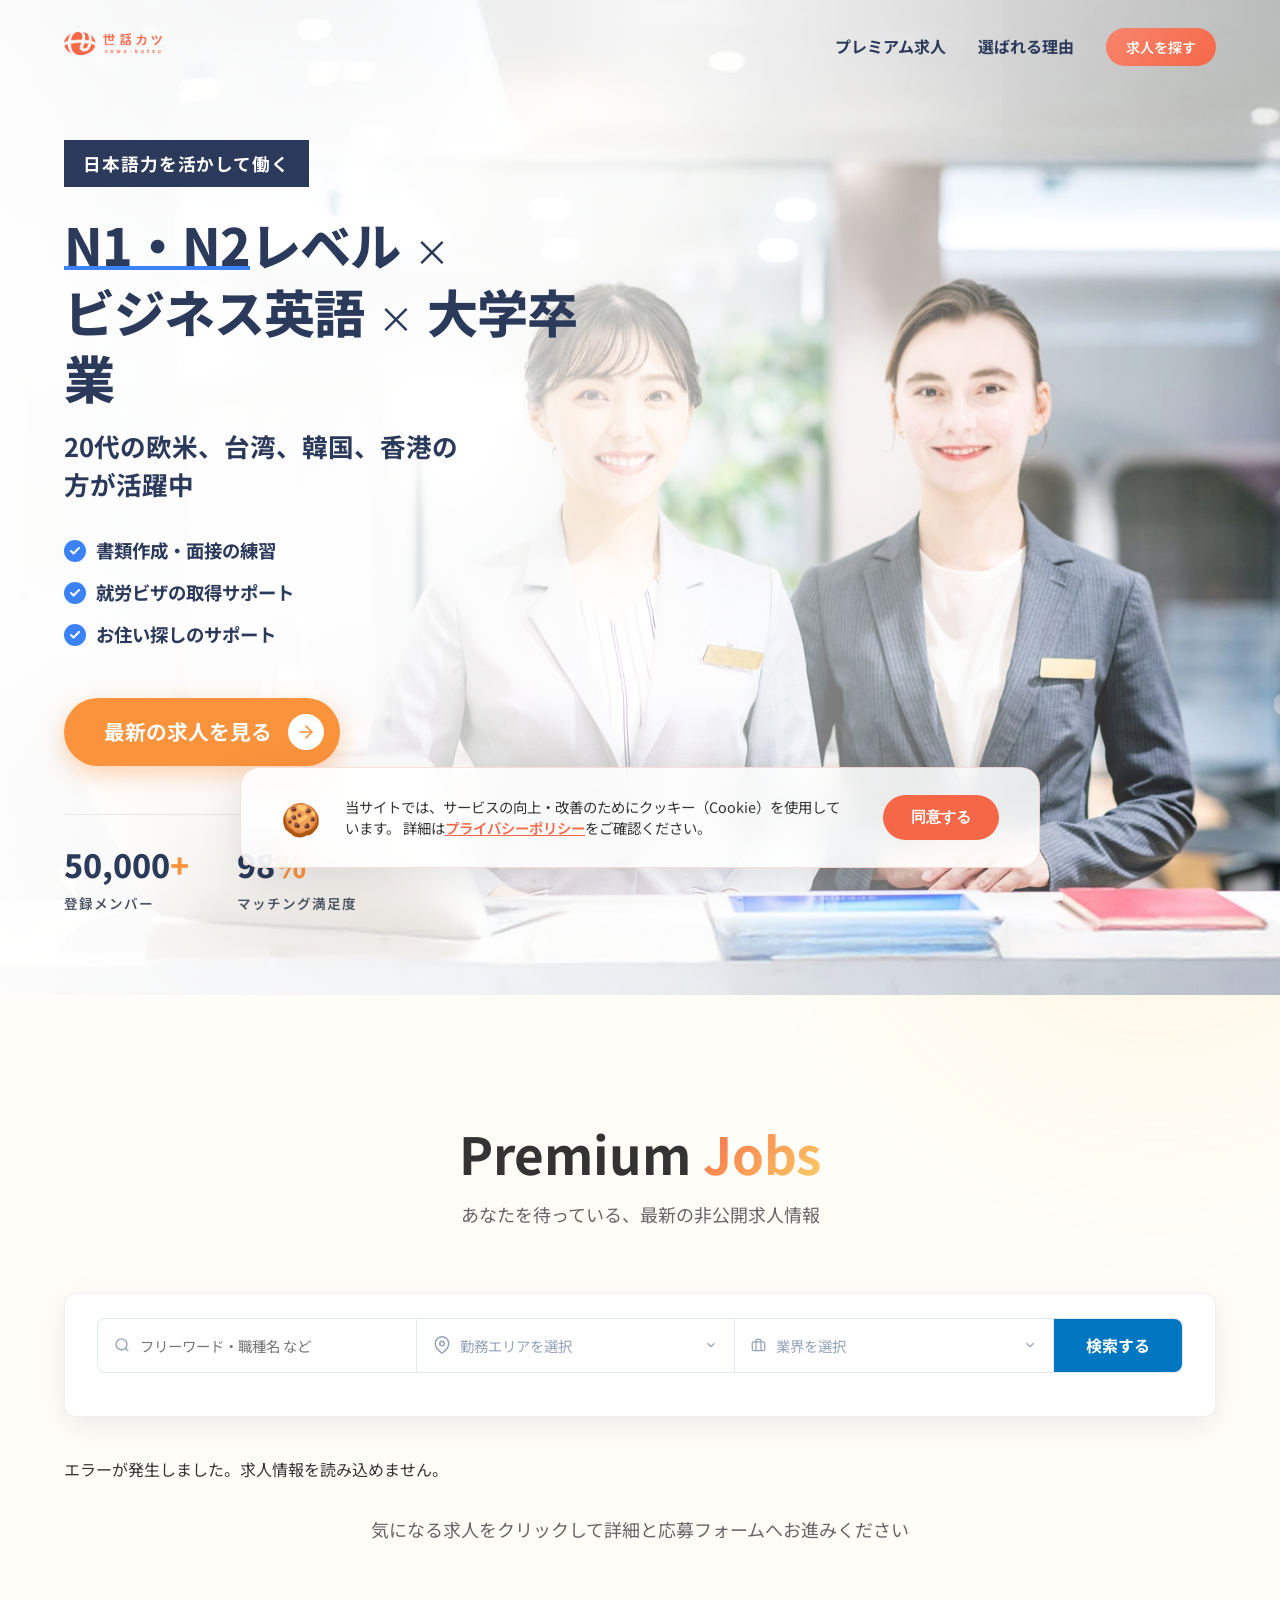
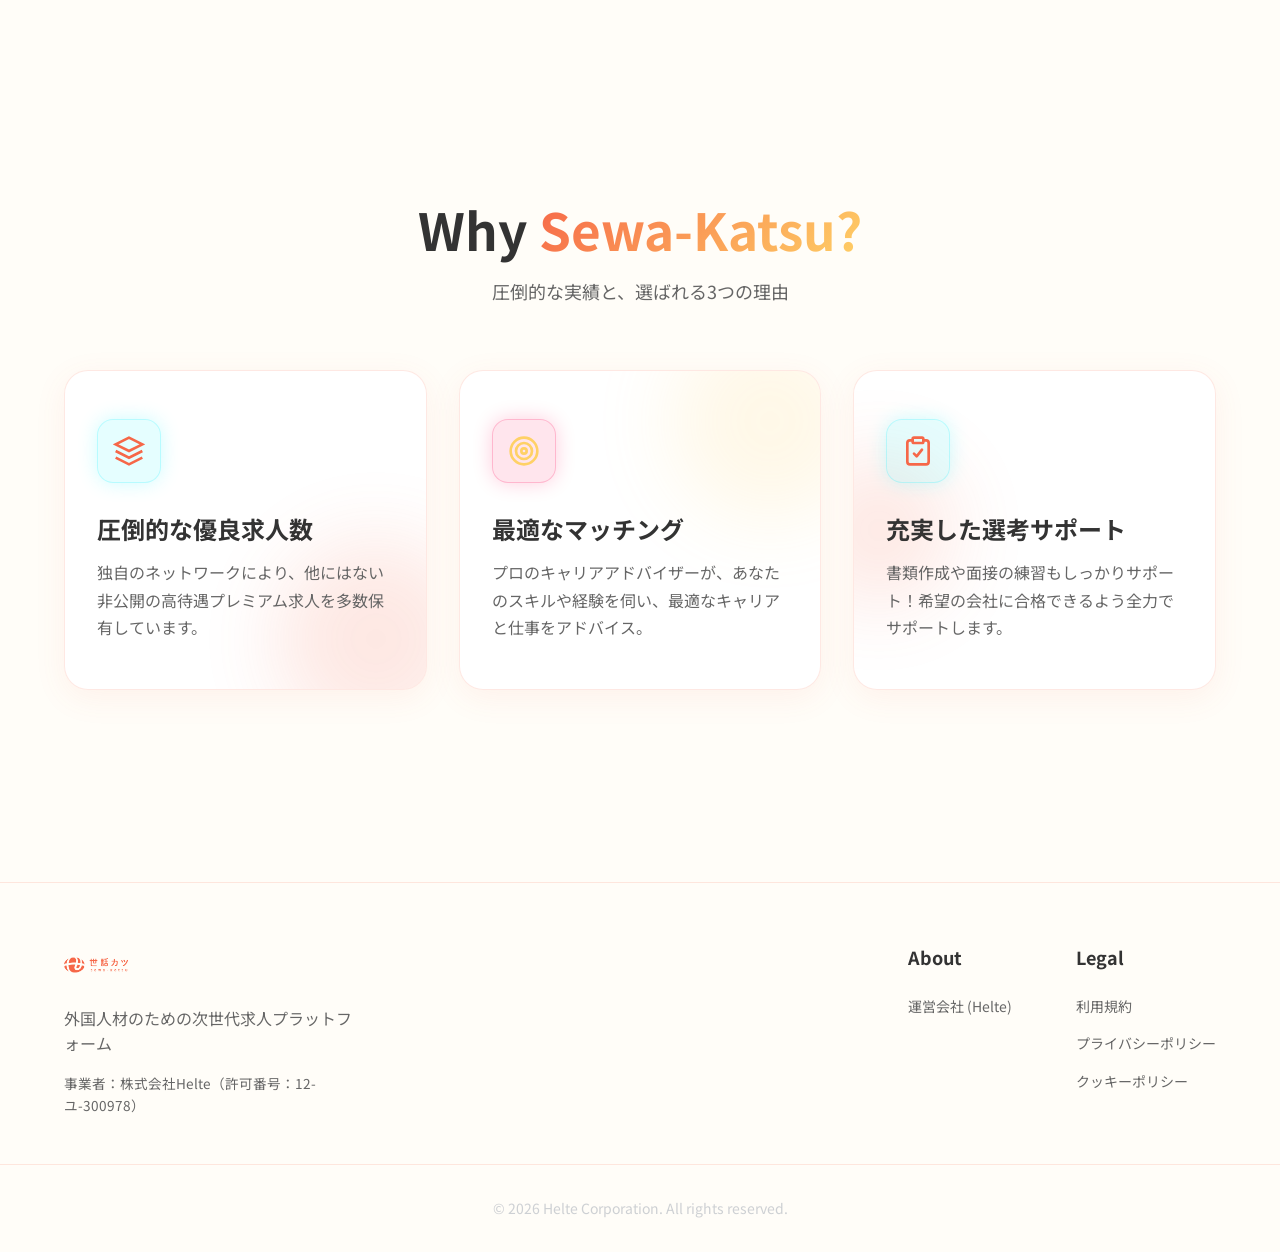
<file: index.html>
<!DOCTYPE html>
<html lang="ja">

<head>
    <meta charset="UTF-8">
    <meta name="viewport" content="width=device-width, initial-scale=1.0">
    <title>Sewa-Katsu (世話カツ) | 外国人向け日本のプレミアム求人・転職支援</title>
    <meta name="description"
        content="N1・N2レベルの日本語力を活かせる、日本最大級の外国人特化型ジョブネットワーク。欧米・アジアの高度人材向けに、独自の非公開プレミアム求人と就労ビザ・住まい探しのフルサポートを提供します。">
    <meta name="keywords" content="外国人 転職, 日本 就職, N1 N2 求人, グローバル人材, 世話カツ, Sewa-Katsu, 外国人採用">

    <!-- Canonical URL -->
    <link rel="canonical" href="https://sewa-katsu-lp-sd.helte.jp/">

    <!-- Open Graph / Facebook -->
    <meta property="og:type" content="website">
    <meta property="og:url" content="https://sewa-katsu-lp-sd.helte.jp/">
    <meta property="og:title" content="Sewa-Katsu (世話カツ) | 究極のグローバル人材ネットワーク">
    <meta property="og:description" content="N1・N2レベルの日本語力を活かして日本で働く。欧米・アジアの高度人材に選ばれる、プレミアムな非公開求人サイト。">
    <meta property="og:image" content="https://sewa-katsu-lp-sd.helte.jp/assets/images/ogp-main.jpg">

    <!-- Twitter -->
    <meta property="twitter:card" content="summary_large_image">
    <meta property="twitter:url" content="https://sewa-katsu-lp-sd.helte.jp/">
    <meta property="twitter:title" content="Sewa-Katsu (世話カツ) | 究極のグローバル人材ネットワーク">
    <meta property="twitter:description" content="N1・N2レベルの日本語力を活かして日本で働く。欧米・アジアの高度人材に選ばれる、プレミアムな非公開求人サイト。">
    <meta property="twitter:image" content="https://sewa-katsu-lp-sd.helte.jp/assets/images/ogp-main.jpg">

    <!-- Google Fonts -->
    <link rel="preconnect" href="https://fonts.googleapis.com">
    <link rel="preconnect" href="https://fonts.gstatic.com" crossorigin>
    <link
        href="https://fonts.googleapis.com/css2?family=Inter:wght@300;400;500;600;700&family=Noto+Sans+JP:wght@300;400;500;600;700;800;900&family=Outfit:wght@400;600;800;900&display=swap"
        rel="stylesheet">

    <!-- Custom CSS -->
    <link rel="stylesheet" href="css/style.css?v=2.3">

    <!-- Microsoft Clarity -->
    <script type="text/javascript">
        (function(c,l,a,r,i,t,y){
            c[a]=c[a]||function(){(c[a].q=c[a].q||[]).push(arguments)};
            t=l.createElement(r);t.async=1;t.src="https://www.clarity.ms/tag/"+i;
            y=l.getElementsByTagName(r)[0];y.parentNode.insertBefore(t,y);
        })(window, document, "clarity", "script", "t0pcptw5q1");
    </script>

    <!-- Google Ads (gtag.js) -->
    <script async src="https://www.googletagmanager.com/gtag/js?id=AW-11308666176"></script>
    <script>
        window.dataLayer = window.dataLayer || [];
        function gtag(){dataLayer.push(arguments);}
        gtag('js', new Date());
        gtag('config', 'AW-11308666176');
    </script>

    <!-- Meta Pixel Code -->
    <script>
    !function(f,b,e,v,n,t,s)
    {if(f.fbq)return;n=f.fbq=function(){n.callMethod?
    n.callMethod.apply(n,arguments):n.queue.push(arguments)};
    if(!f._fbq)f._fbq=n;n.push=n;n.loaded=!0;n.version='2.0';
    n.queue=[];t=b.createElement(e);t.async=!0;
    t.src=v;s=b.getElementsByTagName(e)[0];
    s.parentNode.insertBefore(t,s)}(window, document,'script',
    'https://connect.facebook.net/en_US/fbevents.js');
    fbq('init', '308808318559253');
    fbq('track', 'PageView');
    </script>
    <noscript><img height="1" width="1" style="display:none"
    src="https://www.facebook.com/tr?id=308808318559253&ev=PageView&noscript=1"
    /></noscript>
    <!-- End Meta Pixel Code -->
</head>

<body>

    <!-- Dynamic Background Elements -->
    <div class="bg-glow bg-glow-1"></div>
    <div class="bg-glow bg-glow-2"></div>

    <!-- Header / Nav -->
    <header class="glass-header">
        <div class="container header-container">
            <a href="#" class="logo">
                <img src="assets/images/sewa_logo.png" alt="Sewa-Katsu Logo"
                    style="height: 55px; width: auto; object-fit: contain;">
            </a>
            <nav class="main-nav">
                <a href="#jobs">プレミアム求人</a>
                <a href="#features">選ばれる理由</a>
                <a href="#jobs" class="btn btn-primary btn-sm">求人を探す</a>
            </nav>
        </div>
    </header>

    <main>
        <!-- Hero Section -->
        <section class="hero view-section"
            style="position: relative; overflow: hidden; padding-top: 140px; padding-bottom: 80px; min-height: 100vh; display: flex; align-items: center; background: url('assets/images/mv-img.jpg') center right/cover no-repeat;">

            <!-- Mobile/Left Gradient for readability on smaller screens -->
            <div class="hero-overlay-mobile"
                style="position: absolute; inset: 0; background: linear-gradient(to right, rgba(255,255,255,0.95) 0%, rgba(255,255,255,0.7) 50%, rgba(255,255,255,0) 100%); z-index: 1;">
            </div>

            <div class="container hero-container"
                style="position: relative; z-index: 10; width: 100%; max-width: 1200px; margin: 0 auto; text-align: left;">
                <div class="hero-content"
                    style="max-width: 650px; display: flex; flex-direction: column; align-items: flex-start;">

                    <!-- Solid Block Badge -->
                    <div class="hero-badge"
                        style="background: #2B3A5A; color: #ffffff; padding: 0.6rem 1.2rem; font-size: 1.1rem; font-weight: 700; letter-spacing: 0.05em; margin-bottom: 1.5rem; display: inline-block;">
                        日本語力を活かして働く
                    </div>

                    <!-- Main Title -->
                    <h1 class="hero-title"
                        style="color: #2B3A5A; font-weight: 800; font-size: clamp(2.2rem, 4vw, 3.5rem); letter-spacing: -0.02em; line-height: 1.3; margin-bottom: 1rem;">
                        <span style="position: relative; display: inline-block;">
                            N1・N2
                            <span
                                style="position: absolute; bottom: 8px; left: 0; width: 100%; height: 4px; background-color: #3b82f6; z-index: -1;"></span>
                        </span>レベル <span style="font-size: 0.7em; font-weight: 400; margin: 0 0.2rem;">×</span><br>
                        ビジネス英語 <span style="font-size: 0.7em; font-weight: 400; margin: 0 0.2rem;">×</span> 大学卒業
                    </h1>

                    <!-- Subtitle -->
                    <p class="hero-subtitle"
                        style="color: #2B3A5A; font-size: clamp(1.2rem, 2vw, 1.8rem); font-weight: 700; line-height: 1.5; margin-bottom: 2rem;">
                        20代の欧米、台湾、韓国、香港の<br>方が活躍中
                    </p>

                    <!-- Features List -->
                    <ul class="hero-features-list"
                        style="list-style: none; padding: 0; margin: 0 0 3rem 0; display: flex; flex-direction: column; gap: 0.8rem;">
                        <li
                            style="display: flex; align-items: center; gap: 0.6rem; font-size: 1.15rem; color: #2B3A5A; font-weight: 700;">
                            <span
                                style="display: flex; align-items: center; justify-content: center; width: 22px; height: 22px; background: #3b82f6; color: #ffffff; border-radius: 50%;">
                                <svg width="12" height="12" viewBox="0 0 24 24" fill="none" stroke="currentColor"
                                    stroke-width="4" stroke-linecap="round" stroke-linejoin="round">
                                    <polyline points="20 6 9 17 4 12"></polyline>
                                </svg>
                            </span>
                            書類作成・面接の練習
                        </li>
                        <li
                            style="display: flex; align-items: center; gap: 0.6rem; font-size: 1.15rem; color: #2B3A5A; font-weight: 700;">
                            <span
                                style="display: flex; align-items: center; justify-content: center; width: 22px; height: 22px; background: #3b82f6; color: #ffffff; border-radius: 50%;">
                                <svg width="12" height="12" viewBox="0 0 24 24" fill="none" stroke="currentColor"
                                    stroke-width="4" stroke-linecap="round" stroke-linejoin="round">
                                    <polyline points="20 6 9 17 4 12"></polyline>
                                </svg>
                            </span>
                            就労ビザの取得サポート
                        </li>
                        <li
                            style="display: flex; align-items: center; gap: 0.6rem; font-size: 1.15rem; color: #2B3A5A; font-weight: 700;">
                            <span
                                style="display: flex; align-items: center; justify-content: center; width: 22px; height: 22px; background: #3b82f6; color: #ffffff; border-radius: 50%;">
                                <svg width="12" height="12" viewBox="0 0 24 24" fill="none" stroke="currentColor"
                                    stroke-width="4" stroke-linecap="round" stroke-linejoin="round">
                                    <polyline points="20 6 9 17 4 12"></polyline>
                                </svg>
                            </span>
                            お住い探しのサポート
                        </li>
                    </ul>

                    <!-- CTA Button matching the reference -->
                    <div class="hero-actions" style="margin-bottom: 3rem;">
                        <a href="#jobs" class="btn"
                            style="display: inline-flex; align-items: center; justify-content: space-between; gap: 1rem; background: #fb923c; color: #fff; padding: 1rem 1rem 1rem 2.5rem; border-radius: 100px; font-weight: 700; font-size: 1.3rem; box-shadow: 0 8px 25px rgba(251, 146, 60, 0.4); text-decoration: none; transition: transform 0.3s ease;">
                            最新の求人を見る
                            <span
                                style="display: flex; align-items: center; justify-content: center; width: 36px; height: 36px; background: #ffffff; color: #fb923c; border-radius: 50%;">
                                <svg width="20" height="20" viewBox="0 0 24 24" fill="none" stroke="currentColor"
                                    stroke-width="2" stroke-linecap="round" stroke-linejoin="round">
                                    <line x1="5" y1="12" x2="19" y2="12"></line>
                                    <polyline points="12 5 19 12 12 19"></polyline>
                                </svg>
                            </span>
                        </a>
                    </div>

                    <!-- Subtle Stats for context (kept but styled dark) -->
                    <div class="hero-stats"
                        style="display: flex; gap: 3rem; padding-top: 1.5rem; border-top: 1px solid rgba(43, 58, 90, 0.1);">
                        <div class="stat-item">
                            <span class="stat-value"
                                style="color: #2B3A5A; font-size: 2rem; font-weight: 800;">50,000<span
                                    style="color: #fb923c;">+</span></span>
                            <span class="stat-label"
                                style="display: block; font-size: 0.85rem; color: #4b5563; font-weight: 600; margin-top: 0.2rem;">登録メンバー</span>
                        </div>
                        <div class="stat-item">
                            <span class="stat-value" style="color: #2B3A5A; font-size: 2rem; font-weight: 800;">98<span
                                    style="color: #fb923c;">%</span></span>
                            <span class="stat-label"
                                style="display: block; font-size: 0.85rem; color: #4b5563; font-weight: 600; margin-top: 0.2rem;">マッチング満足度</span>
                        </div>
                    </div>
                </div>
            </div>
        </section>

        <!-- Premium Jobs & Search Section -->
        <section id="jobs" class="section glass-section">
            <div class="container">
                <div class="section-header text-center reveal">
                    <h2 class="section-title">Premium <span class="text-gradient">Jobs</span></h2>
                    <p class="section-subtitle">あなたを待っている、最新の非公開求人情報</p>
                </div>

                <!-- Ikyu-style Search Card -->
                <div class="ikyu-search-card reveal" style="background: #ffffff; border-radius: 12px; padding: 1.5rem 2rem; box-shadow: 0 8px 30px rgba(0, 0, 0, 0.08); border: 1px solid rgba(0,0,0,0.06); margin-bottom: 2.5rem; position: relative;">
                    
                    <!-- Row 1: Input fields + Search Button -->
                    <div class="ikyu-search-grid">
                        
                        <!-- Freeword -->
                        <div class="ikyu-search-field">
                            <svg width="18" height="18" viewBox="0 0 24 24" fill="none" stroke="#94a3b8" stroke-width="2"><circle cx="11" cy="11" r="8"></circle><line x1="21" y1="21" x2="16.65" y2="16.65"></line></svg>
                            <input type="text" id="search-freeword" placeholder="フリーワード・職種名 など" style="border: none; outline: none; width: 100%; font-size: 0.9rem; color: #2B3A5A; font-family: inherit;">
                        </div>

                        <!-- Area Select -->
                        <div class="ikyu-search-field area-wrapper" id="area-select-wrapper">
                            <svg width="18" height="18" viewBox="0 0 24 24" fill="none" stroke="#94a3b8" stroke-width="2"><path d="M21 10c0 7-9 13-9 13s-9-6-9-13a9 9 0 0 1 18 0z"></path><circle cx="12" cy="10" r="3"></circle></svg>
                            <div id="area-select-display" style="font-size: 0.9rem; color: #94a3b8; flex: 1; user-select: none; white-space: nowrap; overflow: hidden; text-overflow: ellipsis;">勤務エリアを選択</div>
                            <svg width="14" height="14" viewBox="0 0 24 24" fill="none" stroke="#94a3b8" stroke-width="2" class="arrow-icon"><polyline points="6 9 12 15 18 9"></polyline></svg>
                            <!-- Dropdown -->
                            <div id="area-dropdown" style="display: none; position: absolute; top: 100%; left: 0; right: 0; background: #fff; border: 1px solid #e2e8f0; border-radius: 0 0 8px 8px; box-shadow: 0 10px 30px rgba(0,0,0,0.12); max-height: 280px; overflow-y: auto; z-index: 100;">
                                <!-- JS will populate -->
                            </div>
                        </div>

                        <!-- Industry Select -->
                        <div class="ikyu-search-field">
                            <svg width="18" height="18" viewBox="0 0 24 24" fill="none" stroke="#94a3b8" stroke-width="2"><rect x="2" y="7" width="20" height="14" rx="2" ry="2"></rect><path d="M16 21V5a2 2 0 0 0-2-2h-4a2 2 0 0 0-2 2v16"></path></svg>
                            <select id="search-industry" style="border: none; outline: none; width: 100%; font-size: 0.9rem; color: #94a3b8; font-family: inherit; background: transparent; cursor: pointer; -webkit-appearance: none; appearance: none;">
                                <option value="">業界を選択</option>
                            </select>
                            <svg width="14" height="14" viewBox="0 0 24 24" fill="none" stroke="#94a3b8" stroke-width="2" style="flex-shrink: 0;"><polyline points="6 9 12 15 18 9"></polyline></svg>
                        </div>

                        <!-- Search Button -->
                        <button type="button" id="search-btn" class="ikyu-search-button">検索する</button>
                    </div>

                    <!-- Row 2: Checkbox filters -->
                    <div id="checkbox-filters" class="ikyu-checkbox-filters">
                    </div>
                </div>

                <!-- Dynamic Job Cards Container -->
                <div class="jobs-grid" id="jobs-container">

                    <!-- 静的な求人カード（クローラー用 + JS読み込み前のフォールバック） -->
                    <!-- app.jsが読み込まれるとJavaScriptがこの中身を自動的に上書きする -->

                    <div class="job-card glass-panel">
                        <div class="bubble-badges-row">
                            <span class="bubble-badge bubble-info">海外から応募OK!!</span>
                        </div>
                        <h3 class="job-title-updated">北海道/未経験の方歓迎【フロント・接客】日本の「おもてなし」を世界へ広める仕事</h3>
                        <p class="job-id-updated">求人ID: sewa-kw-00001</p>
                        <div class="job-card-tags" style="display: flex; flex-wrap: wrap; gap: 0.5rem; margin-bottom: 1.2rem;">
                            <span class="job-tag-styled">#技術・人文知識・国際業務</span>
                            <span class="job-tag-styled">#正社員</span>
                            <span class="job-tag-styled">#ホテル業界</span>
                            <span class="job-tag-styled">#北海道</span>
                        </div>
                        <div class="job-details-list">
                            <div class="detail-item">勤務地: 北海道</div>
                            <div class="detail-item">年収: 300万円 〜 450万円（経験により優遇）</div>
                            <div class="detail-item">語学力を活かしたい方。日本でキャリアを築きたい方。</div>
                        </div>
                        <a href="job-detail.html?id=sewa-kw-00001" class="btn job-action">詳細を見る</a>
                    </div>

                    <div class="job-card glass-panel">
                        <div class="bubble-badges-row">
                            <span class="bubble-badge bubble-info">海外から応募OK!!</span>
                        </div>
                        <h3 class="job-title-updated">千葉県/未経験の方歓迎【フロント・接客】日本の「おもてなし」を世界へ広める仕事</h3>
                        <p class="job-id-updated">求人ID: sewa-kw-00002</p>
                        <div class="job-card-tags" style="display: flex; flex-wrap: wrap; gap: 0.5rem; margin-bottom: 1.2rem;">
                            <span class="job-tag-styled">#技術・人文知識・国際業務</span>
                            <span class="job-tag-styled">#正社員</span>
                            <span class="job-tag-styled">#ホテル業界</span>
                            <span class="job-tag-styled">#千葉県</span>
                        </div>
                        <div class="job-details-list">
                            <div class="detail-item">勤務地: 千葉県</div>
                            <div class="detail-item">年収: 300万円 〜 450万円（経験により優遇）</div>
                            <div class="detail-item">語学力を活かしたい方。日本でキャリアを築きたい方。</div>
                        </div>
                        <a href="job-detail.html?id=sewa-kw-00002" class="btn job-action">詳細を見る</a>
                    </div>

                    <div class="job-card glass-panel">
                        <div class="bubble-badges-row">
                            <span class="bubble-badge bubble-info">海外から応募OK!!</span>
                        </div>
                        <h3 class="job-title-updated">石川県/未経験の方歓迎【フロント・接客】日本の「おもてなし」を世界へ広める仕事</h3>
                        <p class="job-id-updated">求人ID: sewa-kw-00003</p>
                        <div class="job-card-tags" style="display: flex; flex-wrap: wrap; gap: 0.5rem; margin-bottom: 1.2rem;">
                            <span class="job-tag-styled">#技術・人文知識・国際業務</span>
                            <span class="job-tag-styled">#正社員</span>
                            <span class="job-tag-styled">#ホテル業界</span>
                            <span class="job-tag-styled">#石川県</span>
                        </div>
                        <div class="job-details-list">
                            <div class="detail-item">勤務地: 石川県</div>
                            <div class="detail-item">年収: 300万円 〜 450万円（経験により優遇）</div>
                            <div class="detail-item">語学力を活かしたい方。日本でキャリアを築きたい方。</div>
                        </div>
                        <a href="job-detail.html?id=sewa-kw-00003" class="btn job-action">詳細を見る</a>
                    </div>

                    <div class="job-card glass-panel">
                        <div class="bubble-badges-row">
                            <span class="bubble-badge bubble-info">海外から応募OK!!</span>
                        </div>
                        <h3 class="job-title-updated">京都府/未経験の方歓迎【フロント・接客】日本の「おもてなし」を世界へ広める仕事</h3>
                        <p class="job-id-updated">求人ID: sewa-kw-00004</p>
                        <div class="job-card-tags" style="display: flex; flex-wrap: wrap; gap: 0.5rem; margin-bottom: 1.2rem;">
                            <span class="job-tag-styled">#技術・人文知識・国際業務</span>
                            <span class="job-tag-styled">#正社員</span>
                            <span class="job-tag-styled">#ホテル業界</span>
                            <span class="job-tag-styled">#京都府</span>
                        </div>
                        <div class="job-details-list">
                            <div class="detail-item">勤務地: 京都府</div>
                            <div class="detail-item">年収: 300万円 〜 450万円（経験により優遇）</div>
                            <div class="detail-item">語学力を活かしたい方。日本でキャリアを築きたい方。</div>
                        </div>
                        <a href="job-detail.html?id=sewa-kw-00004" class="btn job-action">詳細を見る</a>
                    </div>

                    <div class="job-card glass-panel">
                        <div class="bubble-badges-row">
                            <span class="bubble-badge bubble-info">海外から応募OK!!</span>
                        </div>
                        <h3 class="job-title-updated">大阪府/未経験の方歓迎【フロント・接客】日本の「おもてなし」を世界へ広める仕事</h3>
                        <p class="job-id-updated">求人ID: sewa-kw-00005</p>
                        <div class="job-card-tags" style="display: flex; flex-wrap: wrap; gap: 0.5rem; margin-bottom: 1.2rem;">
                            <span class="job-tag-styled">#技術・人文知識・国際業務</span>
                            <span class="job-tag-styled">#正社員</span>
                            <span class="job-tag-styled">#ホテル業界</span>
                            <span class="job-tag-styled">#大阪府</span>
                        </div>
                        <div class="job-details-list">
                            <div class="detail-item">勤務地: 大阪府</div>
                            <div class="detail-item">年収: 300万円 〜 450万円（経験により優遇）</div>
                            <div class="detail-item">語学力を活かしたい方。日本でキャリアを築きたい方。</div>
                        </div>
                        <a href="job-detail.html?id=sewa-kw-00005" class="btn job-action">詳細を見る</a>
                    </div>

                    <div class="job-card glass-panel">
                        <div class="bubble-badges-row">
                            <span class="bubble-badge bubble-info">海外から応募OK!!</span>
                        </div>
                        <h3 class="job-title-updated">兵庫県/未経験の方歓迎【フロント・接客】日本の「おもてなし」を世界へ広める仕事</h3>
                        <p class="job-id-updated">求人ID: sewa-kw-00006</p>
                        <div class="job-card-tags" style="display: flex; flex-wrap: wrap; gap: 0.5rem; margin-bottom: 1.2rem;">
                            <span class="job-tag-styled">#技術・人文知識・国際業務</span>
                            <span class="job-tag-styled">#正社員</span>
                            <span class="job-tag-styled">#ホテル業界</span>
                            <span class="job-tag-styled">#兵庫県</span>
                        </div>
                        <div class="job-details-list">
                            <div class="detail-item">勤務地: 兵庫県</div>
                            <div class="detail-item">年収: 300万円 〜 450万円（経験により優遇）</div>
                            <div class="detail-item">語学力を活かしたい方。日本でキャリアを築きたい方。</div>
                        </div>
                        <a href="job-detail.html?id=sewa-kw-00006" class="btn job-action">詳細を見る</a>
                    </div>

                </div>

                <div class="jobs-action text-center mt-4">
                    <p class="section-subtitle">気になる求人をクリックして詳細と応募フォームへお進みください</p>
                </div>
            </div>
        </section>

        <!-- Features Section -->
        <section id="features" class="view-section section">
            <div class="container">
                <div class="section-header">
                    <h2 class="section-title">Why <span class="text-gradient">Sewa-Katsu?</span></h2>
                    <p class="section-subtitle">圧倒的な実績と、選ばれる3つの理由</p>
                </div>

                <div class="features-grid">
                    <!-- Feature Card 1 -->
                    <div class="feature-card glass-panel" data-tilt>
                        <div class="feature-icon icon-glow-primary">
                            <svg width="32" height="32" viewBox="0 0 24 24" fill="none" stroke="currentColor"
                                stroke-width="2">
                                <path d="M12 2L2 7l10 5 10-5-10-5zM2 17l10 5 10-5M2 12l10 5 10-5" />
                            </svg>
                        </div>
                        <h3 class="feature-title">圧倒的な優良求人数</h3>
                        <p class="feature-desc">独自のネットワークにより、他にはない非公開の高待遇プレミアム求人を多数保有しています。</p>
                        <div class="feature-bg-shape bg-shape-1"></div>
                    </div>

                    <!-- Feature Card 2 -->
                    <div class="feature-card glass-panel" data-tilt>
                        <div class="feature-icon icon-glow-accent">
                            <svg width="32" height="32" viewBox="0 0 24 24" fill="none" stroke="currentColor"
                                stroke-width="2" stroke-linecap="round" stroke-linejoin="round">
                                <circle cx="12" cy="12" r="10"></circle>
                                <circle cx="12" cy="12" r="6"></circle>
                                <circle cx="12" cy="12" r="2"></circle>
                            </svg>
                        </div>
                        <h3 class="feature-title">最適なマッチング</h3>
                        <p class="feature-desc">プロのキャリアアドバイザーが、あなたのスキルや経験を伺い、最適なキャリアと仕事をアドバイス。</p>
                        <div class="feature-bg-shape bg-shape-2"></div>
                    </div>

                    <!-- Feature Card 3 -->
                    <div class="feature-card glass-panel" data-tilt>
                        <div class="feature-icon icon-glow-primary">
                            <svg width="32" height="32" viewBox="0 0 24 24" fill="none" stroke="currentColor"
                                stroke-width="2" stroke-linecap="round" stroke-linejoin="round">
                                <path d="M16 4h2a2 2 0 0 1 2 2v14a2 2 0 0 1-2 2H6a2 2 0 0 1-2-2V6a2 2 0 0 1 2-2h2">
                                </path>
                                <rect x="8" y="2" width="8" height="4" rx="1" ry="1"></rect>
                                <polyline points="9 14 11 16 15 11"></polyline>
                            </svg>
                        </div>
                        <h3 class="feature-title">充実した選考サポート</h3>
                        <p class="feature-desc">書類作成や面接の練習もしっかりサポート！希望の会社に合格できるよう全力でサポートします。</p>
                        <div class="feature-bg-shape bg-shape-3"></div>
                    </div>
                </div>
            </div>
        </section>

    </main>

    <!-- Footer -->
    <footer class="site-footer">
        <div class="container footer-container">
            <div class="footer-brand">
                <a href="index.html" class="logo">
                    <img src="assets/images/sewa_logo.png" alt="Sewa-Katsu Logo"
                        style="height: 36px; width: auto; object-fit: contain;">
                </a>
                <p class="footer-desc">外国人材のための次世代求人プラットフォーム</p>
                <p class="footer-desc" style="font-size: 0.85rem; margin-top: 1rem;">事業者：株式会社Helte（許可番号：12-ユ-300978）</p>
            </div>

            <div class="footer-links">
                <div class="link-col">
                    <h4>About</h4>
                    <ul>
                        <li><a href="https://helte.jp/" target="_blank" rel="noopener noreferrer">運営会社 (Helte)</a></li>
                    </ul>
                </div>
                <div class="link-col">
                    <h4>Legal</h4>
                    <ul>
                        <li><a href="https://sewa-katsu.helte.jp/ja/terms/" target="_blank"
                                rel="noopener noreferrer">利用規約</a></li>
                        <li><a href="https://sailjp.helte.jp/privacy/" target="_blank"
                                rel="noopener noreferrer">プライバシーポリシー</a></li>
                        <li><a href="https://sailjp.helte.jp/privacy/" target="_blank"
                                rel="noopener noreferrer">クッキーポリシー</a></li>
                    </ul>
                </div>
            </div>
        </div>
        <div class="footer-bottom">
            <p>&copy; 2026 Helte Corporation. All rights reserved.</p>
        </div>
    </footer>

    <!-- App Scripts -->
    <script src="js/url-params.js?v=1.1"></script>
    <script src="js/app.js?v=2.1"></script>

    <!-- Cookie Consent Banner -->
    <div id="cookie-consent-banner" class="cookie-consent">
        <div class="cookie-content">
            <div class="cookie-icon">🍪</div>
            <p class="cookie-text">
                当サイトでは、サービスの向上・改善のためにクッキー（Cookie）を使用しています。
                詳細は<a href="https://sailjp.helte.jp/privacy/" target="_blank">プライバシーポリシー</a>をご確認ください。
            </p>
        </div>
        <div class="cookie-actions">
            <button id="cookie-accept-btn" class="btn-cookie-accept">同意する</button>
        </div>
    </div>
</body>

</html>
</file>
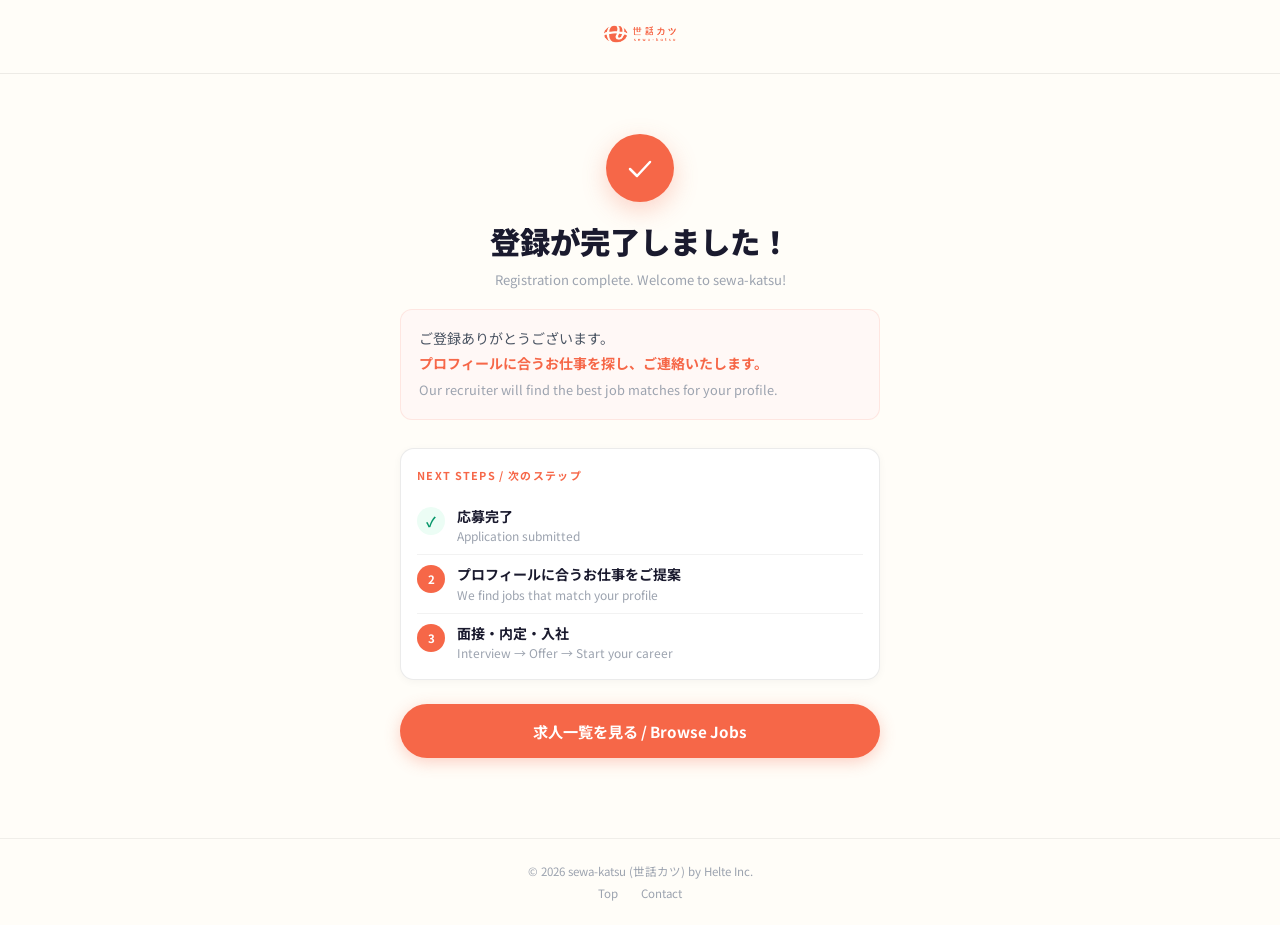
<file: thanks/complete/index.html>
<!DOCTYPE html>
<html lang="ja">
<head>
    <meta charset="UTF-8">
    <meta name="viewport" content="width=device-width, initial-scale=1.0">
    <title>登録完了 | sewa-katsu 世話カツ</title>
    <meta name="robots" content="noindex, nofollow">
    <link rel="preconnect" href="https://fonts.googleapis.com">
    <link rel="preconnect" href="https://fonts.gstatic.com" crossorigin>
    <link href="https://fonts.googleapis.com/css2?family=Inter:wght@400;600;700&family=Noto+Sans+JP:wght@400;700;900&display=swap" rel="stylesheet">

    <!-- Microsoft Clarity -->
    <script type="text/javascript">
        (function(c,l,a,r,i,t,y){
            c[a]=c[a]||function(){(c[a].q=c[a].q||[]).push(arguments)};
            t=l.createElement(r);t.async=1;t.src="https://www.clarity.ms/tag/"+i;
            y=l.getElementsByTagName(r)[0];y.parentNode.insertBefore(t,y);
        })(window, document, "clarity", "script", "t0pcptw5q1");
    </script>

    <!-- Google Ads (gtag.js) + Conversion -->
    <script async src="https://www.googletagmanager.com/gtag/js?id=AW-11308666176"></script>
    <script>
        window.dataLayer = window.dataLayer || [];
        function gtag(){dataLayer.push(arguments);}
        gtag('js', new Date());
        gtag('config', 'AW-11308666176');
        gtag('event', 'conversion', {'send_to': 'AW-11308666176/70ifCLmdr44cEMCaspAq'});
    </script>

    <!-- Meta Pixel Code -->
    <script>
    !function(f,b,e,v,n,t,s)
    {if(f.fbq)return;n=f.fbq=function(){n.callMethod?
    n.callMethod.apply(n,arguments):n.queue.push(arguments)};
    if(!f._fbq)f._fbq=n;n.push=n;n.loaded=!0;n.version='2.0';
    n.queue=[];t=b.createElement(e);t.async=!0;
    t.src=v;s=b.getElementsByTagName(e)[0];
    s.parentNode.insertBefore(t,s)}(window, document,'script',
    'https://connect.facebook.net/en_US/fbevents.js');
    fbq('init', '308808318559253');
    fbq('track', 'PageView');
    </script>
    <noscript><img height="1" width="1" style="display:none"
    src="https://www.facebook.com/tr?id=308808318559253&ev=PageView&noscript=1"
    /></noscript>
    <!-- End Meta Pixel Code -->

    <style>
        * { margin: 0; padding: 0; box-sizing: border-box; }

        body {
            font-family: 'Noto Sans JP', 'Inter', sans-serif;
            background: #FFFDF8;
            color: #1a1a2e;
            min-height: 100vh;
            display: flex;
            flex-direction: column;
            -webkit-font-smoothing: antialiased;
        }

        /* ── Header ── */
        header {
            position: sticky;
            top: 0;
            z-index: 50;
            padding: 0.875rem 1.25rem;
            background: rgba(255,253,248,0.95);
            backdrop-filter: blur(10px);
            -webkit-backdrop-filter: blur(10px);
            border-bottom: 1px solid rgba(0,0,0,0.07);
            display: flex;
            justify-content: center;
        }

        header img { height: 40px; }

        /* ── Main ── */
        main {
            flex: 1;
            display: flex;
            align-items: center;
            justify-content: center;
            padding: 40px 20px 60px;
        }

        .content {
            text-align: center;
            width: 100%;
            max-width: 480px;
        }

        /* ── Check Icon ── */
        .check-circle {
            width: 68px; height: 68px;
            background: #F66748;
            border-radius: 50%;
            display: flex;
            align-items: center;
            justify-content: center;
            margin: 0 auto 20px;
            box-shadow: 0 8px 24px rgba(246,103,72,0.28);
        }

        .check-circle svg {
            width: 32px; height: 32px;
            stroke: white;
            stroke-width: 2.5;
            fill: none;
            stroke-linecap: round;
            stroke-linejoin: round;
        }

        /* ── Heading ── */
        h1 {
            font-size: 1.55rem;
            font-weight: 900;
            color: #1a1a2e;
            line-height: 1.3;
            margin-bottom: 8px;
        }

        .en {
            font-size: 0.82rem;
            color: #9ca3af;
            margin-bottom: 20px;
        }

        /* ── Desc ── */
        .desc {
            font-size: 0.875rem;
            color: #4b5563;
            line-height: 1.85;
            margin-bottom: 28px;
            background: #fff8f6;
            border: 1px solid rgba(246,103,72,0.12);
            border-radius: 12px;
            padding: 16px 18px;
            text-align: left;
        }

        .desc strong {
            color: #F66748;
            font-weight: 700;
        }

        /* ── Steps ── */
        .steps {
            text-align: left;
            background: white;
            border: 1px solid rgba(0,0,0,0.08);
            border-radius: 14px;
            padding: 18px 16px;
            margin-bottom: 24px;
            box-shadow: 0 2px 8px rgba(0,0,0,0.04);
        }

        .steps-title {
            font-size: 0.68rem;
            font-weight: 700;
            letter-spacing: 0.12em;
            text-transform: uppercase;
            color: #F66748;
            margin-bottom: 14px;
        }

        .step {
            display: flex;
            align-items: flex-start;
            gap: 12px;
            padding: 10px 0;
            border-bottom: 1px solid rgba(0,0,0,0.05);
        }

        .step:last-child { border-bottom: none; padding-bottom: 0; }
        .step:first-child { padding-top: 0; }

        .step-num {
            flex-shrink: 0;
            width: 28px; height: 28px;
            background: #F66748;
            color: white;
            border-radius: 50%;
            font-size: 0.72rem;
            font-weight: 700;
            display: flex;
            align-items: center;
            justify-content: center;
        }

        .step-num.done {
            background: #ecfdf5;
            color: #059669;
            font-size: 0.85rem;
        }

        .step-ja {
            font-size: 0.875rem;
            font-weight: 700;
            color: #1a1a2e;
            line-height: 1.3;
        }

        .step-en {
            font-size: 0.75rem;
            color: #9ca3af;
            margin-top: 2px;
        }

        /* ── CTA Button ── */
        .btn {
            display: block;
            width: 100%;
            background: #F66748;
            color: white;
            font-size: 0.95rem;
            font-weight: 700;
            padding: 1rem;
            border-radius: 12px;
            text-decoration: none;
            text-align: center;
            box-shadow: 0 4px 16px rgba(246,103,72,0.3);
            -webkit-tap-highlight-color: transparent;
            transition: opacity 0.2s;
        }

        .btn:active { opacity: 0.82; }

        /* ── Footer ── */
        footer {
            text-align: center;
            padding: 1.5rem 1.25rem;
            border-top: 1px solid rgba(0,0,0,0.06);
            font-size: 0.72rem;
            color: #9ca3af;
        }

        footer a { color: #9ca3af; text-decoration: none; margin: 0 0.6rem; }
        footer a:hover { color: #F66748; }

        /* ── Desktop ── */
        @media (min-width: 600px) {
            main { padding: 60px 2rem 80px; }
            h1 { font-size: 1.9rem; }
            .btn { border-radius: 100px; }
        }
    </style>
</head>
<body>

    <header>
        <a href="/"><img src="/assets/images/sewa_logo.png" alt="sewa-katsu"></a>
    </header>

    <main>
        <div class="content">
            <div class="check-circle">
                <svg viewBox="0 0 32 32">
                    <polyline points="6,17 13,24 26,10"/>
                </svg>
            </div>

            <h1>登録が完了しました！</h1>
            <p class="en">Registration complete. Welcome to sewa-katsu!</p>

            <div class="desc">
                ご登録ありがとうございます。<br>
                <strong>プロフィールに合うお仕事を探し、ご連絡いたします。</strong><br>
                <span style="font-size:0.8rem;color:#9ca3af;">Our recruiter will find the best job matches for your profile.</span>
            </div>

            <div class="steps">
                <div class="steps-title">Next Steps / 次のステップ</div>
                <div class="step">
                    <div class="step-num done">✓</div>
                    <div>
                        <div class="step-ja">応募完了</div>
                        <div class="step-en">Application submitted</div>
                    </div>
                </div>
                <div class="step">
                    <div class="step-num">2</div>
                    <div>
                        <div class="step-ja">プロフィールに合うお仕事をご提案</div>
                        <div class="step-en">We find jobs that match your profile</div>
                    </div>
                </div>
                <div class="step">
                    <div class="step-num">3</div>
                    <div>
                        <div class="step-ja">面接・内定・入社</div>
                        <div class="step-en">Interview → Offer → Start your career</div>
                    </div>
                </div>
            </div>

            <a href="/" class="btn">求人一覧を見る / Browse Jobs</a>
        </div>
    </main>

    <footer>
        <p>© 2026 sewa-katsu (世話カツ) by Helte Inc.</p>
        <p style="margin-top:0.4rem;">
            <a href="/">Top</a>
            <a href="/#contact">Contact</a>
        </p>
    </footer>

</body>
</html>
</file>
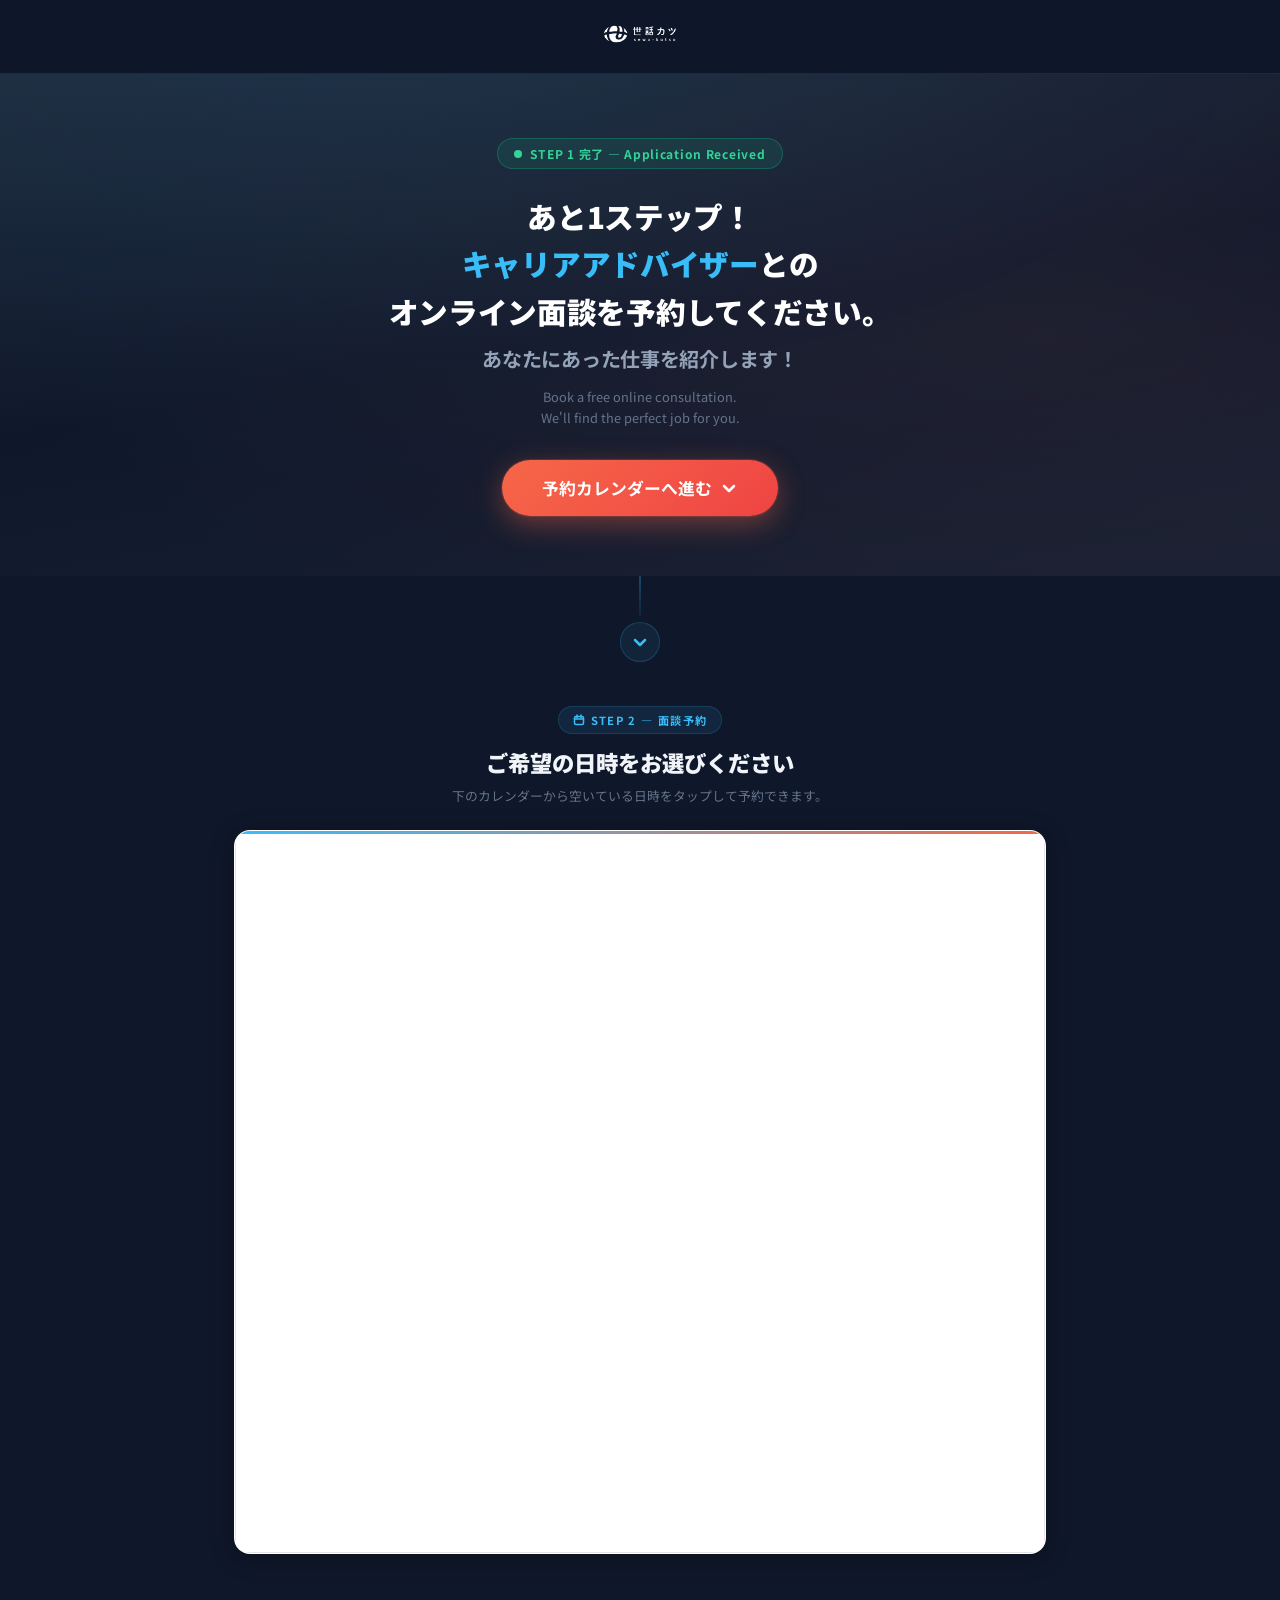
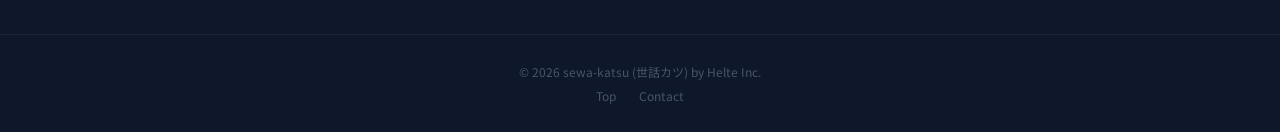
<file: thanks/interview/index.html>
<!DOCTYPE html>
<html lang="ja">
<head>
    <meta charset="UTF-8">
    <meta name="viewport" content="width=device-width, initial-scale=1.0">
    <title>面談を予約する | sewa-katsu 世話カツ</title>
    <meta name="robots" content="noindex, nofollow">
    <link rel="preconnect" href="https://fonts.googleapis.com">
    <link rel="preconnect" href="https://fonts.gstatic.com" crossorigin>
    <link href="https://fonts.googleapis.com/css2?family=Inter:wght@400;600;700&family=Noto+Sans+JP:wght@400;700;900&display=swap" rel="stylesheet">

    <!-- Microsoft Clarity -->
    <script type="text/javascript">
        (function(c,l,a,r,i,t,y){
            c[a]=c[a]||function(){(c[a].q=c[a].q||[]).push(arguments)};
            t=l.createElement(r);t.async=1;t.src="https://www.clarity.ms/tag/"+i;
            y=l.getElementsByTagName(r)[0];y.parentNode.insertBefore(t,y);
        })(window, document, "clarity", "script", "t0pcptw5q1");
    </script>

    <!-- Google Ads (gtag.js) + Conversion -->
    <script async src="https://www.googletagmanager.com/gtag/js?id=AW-11308666176"></script>
    <script>
        window.dataLayer = window.dataLayer || [];
        function gtag(){dataLayer.push(arguments);}
        gtag('js', new Date());
        gtag('config', 'AW-11308666176');
        gtag('event', 'conversion', {'send_to': 'AW-11308666176/70ifCLmdr44cEMCaspAq'});
    </script>

    <!-- Meta Pixel Code -->
    <script>
    !function(f,b,e,v,n,t,s)
    {if(f.fbq)return;n=f.fbq=function(){n.callMethod?
    n.callMethod.apply(n,arguments):n.queue.push(arguments)};
    if(!f._fbq)f._fbq=n;n.push=n;n.loaded=!0;n.version='2.0';
    n.queue=[];t=b.createElement(e);t.async=!0;
    t.src=v;s=b.getElementsByTagName(e)[0];
    s.parentNode.insertBefore(t,s)}(window, document,'script',
    'https://connect.facebook.net/en_US/fbevents.js');
    fbq('init', '308808318559253');
    fbq('track', 'PageView');
    </script>
    <noscript><img height="1" width="1" style="display:none"
    src="https://www.facebook.com/tr?id=308808318559253&ev=PageView&noscript=1"
    /></noscript>
    <!-- End Meta Pixel Code -->

    <style>
        * { margin: 0; padding: 0; box-sizing: border-box; }

        body {
            font-family: 'Noto Sans JP', 'Inter', sans-serif;
            background: #0f172a;
            color: #f1f5f9;
            min-height: 100vh;
            -webkit-font-smoothing: antialiased;
        }

        /* ── Header ── */
        header {
            position: sticky;
            top: 0;
            z-index: 50;
            padding: 0.875rem 1.25rem;
            background: rgba(15,23,42,0.92);
            backdrop-filter: blur(12px);
            -webkit-backdrop-filter: blur(12px);
            border-bottom: 1px solid rgba(255,255,255,0.08);
            display: flex;
            justify-content: center;
        }

        header img { height: 40px; filter: brightness(0) invert(1); }

        /* ── Hero ── */
        .hero {
            padding: 48px 20px 40px;
            text-align: center;
            background: linear-gradient(170deg, #1e293b 0%, #0f172a 50%, #172033 100%);
            position: relative;
            overflow: hidden;
        }

        .hero::before {
            content: '';
            position: absolute;
            top: -60%;
            left: -30%;
            width: 160%;
            height: 160%;
            background: radial-gradient(ellipse at 40% 30%, rgba(56,189,248,0.08) 0%, transparent 60%),
                        radial-gradient(ellipse at 70% 70%, rgba(246,103,72,0.06) 0%, transparent 50%);
            pointer-events: none;
        }

        .step-badge {
            display: inline-flex;
            align-items: center;
            gap: 8px;
            background: rgba(16,185,129,0.12);
            border: 1.5px solid rgba(16,185,129,0.3);
            border-radius: 100px;
            padding: 6px 16px;
            font-size: 0.75rem;
            font-weight: 700;
            letter-spacing: 0.06em;
            color: #34d399;
            margin-bottom: 24px;
            position: relative;
        }

        .step-badge-dot {
            width: 8px; height: 8px;
            background: #34d399;
            border-radius: 50%;
            animation: pulseDot 2s ease-in-out infinite;
        }

        @keyframes pulseDot {
            0%, 100% { box-shadow: 0 0 0 0 rgba(52,211,153,0.4); }
            50% { box-shadow: 0 0 0 6px rgba(52,211,153,0); }
        }

        .hero-heading {
            font-size: 1.5rem;
            font-weight: 900;
            line-height: 1.6;
            color: #ffffff;
            margin-bottom: 12px;
            letter-spacing: -0.01em;
            position: relative;
        }

        .hero-heading .accent {
            color: #38bdf8;
        }

        .hero-heading .line {
            display: block;
        }

        .hero-heading .line-sub {
            display: block;
            font-size: 1.05rem;
            font-weight: 700;
            color: #94a3b8;
            margin-top: 8px;
        }

        .hero-en {
            font-size: 0.8rem;
            color: #64748b;
            line-height: 1.6;
            margin-bottom: 32px;
            position: relative;
        }

        /* ── Scroll CTA Button ── */
        .scroll-cta {
            display: inline-flex;
            align-items: center;
            gap: 8px;
            background: linear-gradient(135deg, #F66748, #ef4444);
            color: #fff;
            font-size: 1rem;
            font-weight: 700;
            padding: 16px 32px;
            border-radius: 14px;
            border: none;
            cursor: pointer;
            box-shadow: 0 8px 28px rgba(246,103,72,0.4), 0 0 0 1px rgba(246,103,72,0.2);
            -webkit-tap-highlight-color: transparent;
            transition: transform 0.15s, box-shadow 0.15s;
            text-decoration: none;
            margin-bottom: 12px;
            position: relative;
            overflow: hidden;
            animation: glowPulse 2.5s ease-in-out infinite;
        }

        .scroll-cta::before {
            content: '';
            position: absolute;
            top: 0;
            left: -100%;
            width: 60%;
            height: 100%;
            background: linear-gradient(90deg, transparent, rgba(255,255,255,0.25), transparent);
            animation: shimmer 2.5s ease-in-out infinite;
        }

        @keyframes shimmer {
            0% { left: -100%; }
            50%, 100% { left: 130%; }
        }

        @keyframes glowPulse {
            0%, 100% { box-shadow: 0 8px 28px rgba(246,103,72,0.4), 0 0 0 1px rgba(246,103,72,0.2); }
            50% { box-shadow: 0 10px 40px rgba(246,103,72,0.55), 0 0 20px rgba(246,103,72,0.15), 0 0 0 1px rgba(246,103,72,0.3); }
        }

        .scroll-cta:active {
            transform: scale(0.97);
            box-shadow: 0 4px 16px rgba(246,103,72,0.3);
            animation: none;
        }

        .scroll-cta svg {
            animation: bounceArrow 1.5s ease-in-out infinite;
        }

        @keyframes bounceArrow {
            0%, 100% { transform: translateY(0); }
            50% { transform: translateY(4px); }
        }

        /* ── Divider with arrow ── */
        .scroll-divider {
            display: flex;
            flex-direction: column;
            align-items: center;
            padding: 0 0 8px;
            background: #0f172a;
        }

        .divider-line {
            width: 2px;
            height: 40px;
            background: linear-gradient(180deg, rgba(56,189,248,0.3), rgba(56,189,248,0.08));
            border-radius: 1px;
        }

        .divider-arrow {
            width: 40px;
            height: 40px;
            background: rgba(56,189,248,0.08);
            border: 1.5px solid rgba(56,189,248,0.2);
            border-radius: 50%;
            display: flex;
            align-items: center;
            justify-content: center;
            margin-top: 6px;
            animation: pulseArrow 2s ease-in-out infinite;
        }

        @keyframes pulseArrow {
            0%, 100% { transform: translateY(0); box-shadow: 0 0 0 0 rgba(56,189,248,0.15); }
            50% { transform: translateY(3px); box-shadow: 0 0 0 10px rgba(56,189,248,0); }
        }

        .divider-arrow svg {
            width: 16px; height: 16px;
            stroke: #38bdf8;
            stroke-width: 2.5;
            fill: none;
            stroke-linecap: round;
            stroke-linejoin: round;
        }

        /* ── Calendar Section ── */
        .calendar-section {
            padding: 28px 16px 64px;
            max-width: 860px;
            margin: 0 auto;
        }

        .calendar-header {
            text-align: center;
            margin-bottom: 24px;
        }

        .calendar-header-label {
            display: inline-flex;
            align-items: center;
            gap: 6px;
            font-size: 0.7rem;
            font-weight: 700;
            letter-spacing: 0.12em;
            text-transform: uppercase;
            color: #38bdf8;
            background: rgba(56,189,248,0.1);
            border: 1px solid rgba(56,189,248,0.15);
            border-radius: 100px;
            padding: 5px 14px;
            margin-bottom: 12px;
        }

        .calendar-header-title {
            font-size: 1.2rem;
            font-weight: 900;
            color: #f1f5f9;
            margin-bottom: 8px;
        }

        .calendar-header-sub {
            font-size: 0.8rem;
            color: #64748b;
            line-height: 1.6;
        }

        .calendar-card {
            border: 1px solid rgba(255,255,255,0.08);
            border-radius: 16px;
            overflow: hidden;
            box-shadow: 0 4px 24px rgba(0,0,0,0.3);
            position: relative;
            background: #ffffff;
        }

        .calendar-card::before {
            content: '';
            position: absolute;
            top: 0; left: 0; right: 0;
            height: 3px;
            background: linear-gradient(90deg, #38bdf8, #F66748);
            z-index: 1;
        }

        /* ── Footer ── */
        footer {
            text-align: center;
            padding: 1.75rem 1.25rem;
            border-top: 1px solid rgba(255,255,255,0.06);
            font-size: 0.75rem;
            color: #475569;
        }

        footer a { color: #475569; text-decoration: none; margin: 0 0.6rem; }
        footer a:hover { color: #38bdf8; }

        /* ── Desktop ── */
        @media (min-width: 600px) {
            .hero { padding: 64px 32px 48px; }
            .hero-heading { font-size: 1.85rem; }
            .hero-heading .line-sub { font-size: 1.25rem; }
            .scroll-cta { border-radius: 100px; padding: 16px 40px; font-size: 1.05rem; }
            .calendar-section { padding: 36px 24px 80px; }
            .calendar-header-title { font-size: 1.4rem; }
        }
    </style>
</head>
<body>

    <header>
        <a href="/"><img src="/assets/images/sewa_logo.png" alt="sewa-katsu"></a>
    </header>

    <!-- Hero -->
    <div class="hero">
        <div class="step-badge">
            <span class="step-badge-dot"></span>
            STEP 1 完了 — Application Received
        </div>

        <h1 class="hero-heading">
            <span class="line">あと1ステップ！</span>
            <span class="line"><span class="accent">キャリアアドバイザー</span>との</span>
            <span class="line">オンライン面談を予約してください。</span>
            <span class="line-sub">あなたにあった仕事を紹介します！</span>
        </h1>

        <p class="hero-en">
            Book a free online consultation.<br>
            We'll find the perfect job for you.
        </p>

        <a href="#calendar" class="scroll-cta">
            予約カレンダーへ進む
            <svg width="18" height="18" viewBox="0 0 18 18" fill="none" stroke="white" stroke-width="2.5" stroke-linecap="round" stroke-linejoin="round">
                <polyline points="4,7 9,12 14,7"/>
            </svg>
        </a>
    </div>

    <!-- Scroll Divider -->
    <div class="scroll-divider">
        <div class="divider-line"></div>
        <div class="divider-arrow">
            <svg viewBox="0 0 16 16">
                <polyline points="3,6 8,11 13,6"/>
            </svg>
        </div>
    </div>

    <!-- Calendar Section -->
    <div class="calendar-section" id="calendar">
        <div class="calendar-header">
            <div class="calendar-header-label">
                <svg width="12" height="12" viewBox="0 0 12 12" fill="none" stroke="#38bdf8" stroke-width="1.5" stroke-linecap="round">
                    <rect x="1.5" y="2.5" width="9" height="8" rx="1.5"/>
                    <line x1="1.5" y1="5" x2="10.5" y2="5"/>
                    <line x1="4" y1="1" x2="4" y2="4"/>
                    <line x1="8" y1="1" x2="8" y2="4"/>
                </svg>
                STEP 2 — 面談予約
            </div>
            <h2 class="calendar-header-title">ご希望の日時をお選びください</h2>
            <p class="calendar-header-sub">下のカレンダーから空いている日時をタップして予約できます。</p>
        </div>

        <div class="calendar-card">
            <!-- Jicoo widget begin -->
            <div class="jicoo-widget" data-url="https://www.jicoo.com/event_types/ZQZGpkSwFbwP/widget" style="min-width:320px;height:720px;border:1px solid #e4e4e4;box-sizing:content-box;"></div>
            <script type="text/javascript" src="https://www.jicoo.com/widget/event_type.js" async></script>
            <!-- Jicoo widget end -->
        </div>
    </div>

    <footer>
        <p>&copy; 2026 sewa-katsu (世話カツ) by Helte Inc.</p>
        <p style="margin-top:0.4rem;">
            <a href="/">Top</a>
            <a href="/#contact">Contact</a>
        </p>
    </footer>

    <script>
    // Smooth scroll for CTA button
    document.querySelector('.scroll-cta').addEventListener('click', function(e) {
        e.preventDefault();
        document.getElementById('calendar').scrollIntoView({ behavior: 'smooth', block: 'start' });
    });
    </script>
</body>
</html>
</file>
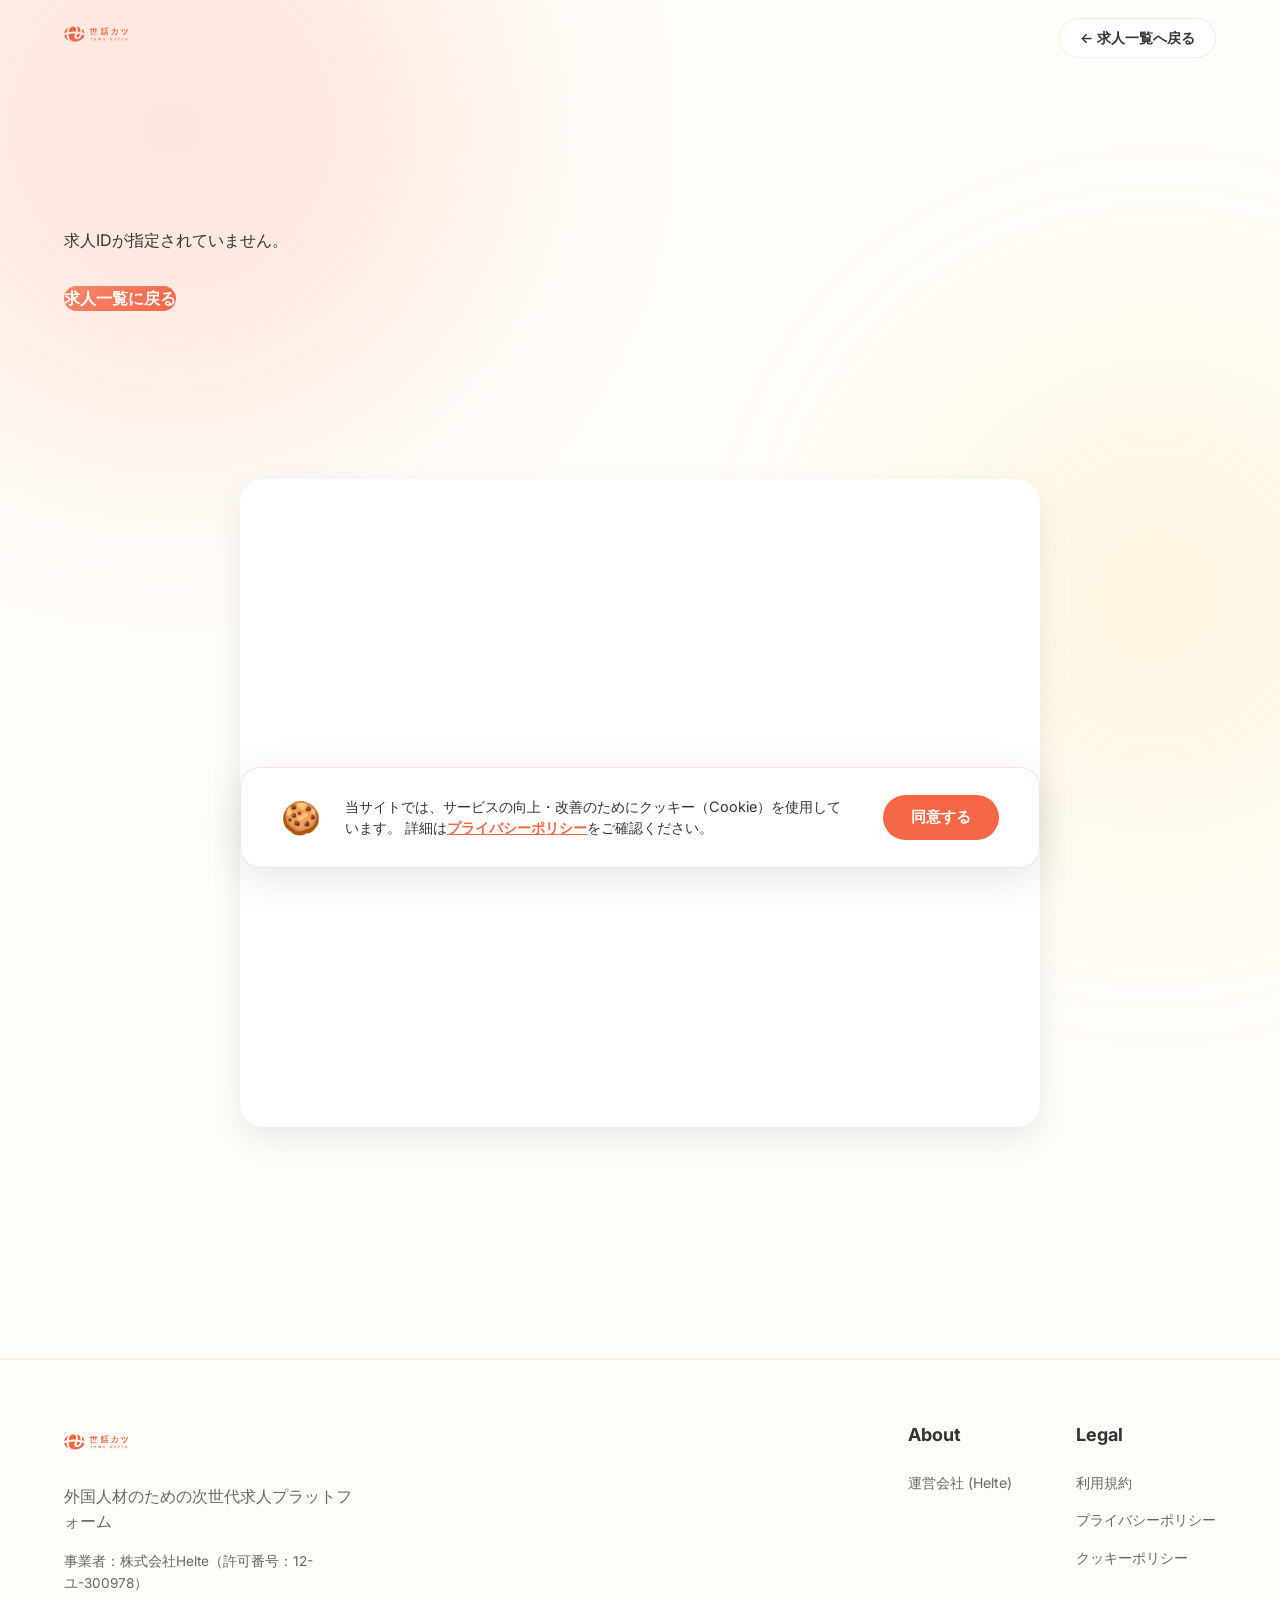
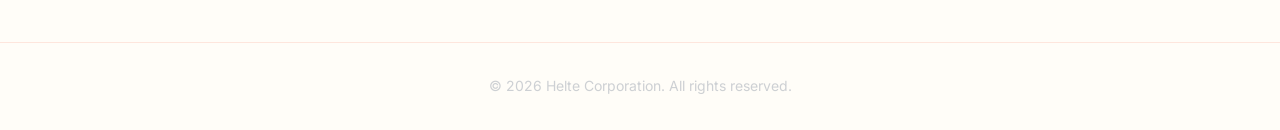
<file: job-detail.html>
<!DOCTYPE html>
<html lang="ja">

<head>
    <meta charset="UTF-8">
    <meta name="viewport" content="width=device-width, initial-scale=1.0">
    <title>求人詳細 | Sewa-Katsu (世話カツ)</title>
    <meta name="description" content="Sewa-Katsuのプレミアム求人詳細ページです。外国人材に特化した最新のキャリアチャンスをご確認ください。">

    <!-- Canonical URL (Placeholder, will be set by JS) -->
    <link id="canonical-link" rel="canonical" href="https://sewa-katsu-lp-sd.helte.jp/job-detail.html">

    <!-- Open Graph / Facebook -->
    <meta property="og:type" content="article">
    <meta id="og-url" property="og:url" content="https://sewa-katsu-lp-sd.helte.jp/job-detail.html">
    <meta id="og-title" property="og:title" content="求人詳細 | Sewa-Katsu (世話カツ)">
    <meta id="og-description" property="og:description" content="外国人材に特化した最新のプレミアム求人情報。">
    <meta property="og:image" content="https://sewa-katsu-lp-sd.helte.jp/assets/images/ogp-main.jpg">

    <!-- Google Fonts -->
    <link rel="preconnect" href="https://fonts.googleapis.com">
    <link rel="preconnect" href="https://fonts.gstatic.com" crossorigin>
    <link
        href="https://fonts.googleapis.com/css2?family=Inter:wght@300;400;500;600;700&family=M+PLUS+Rounded+1c:wght@400;500;700;800&family=Outfit:wght@400;600;800;900&display=swap"
        rel="stylesheet">

    <!-- Custom CSS -->
    <link rel="stylesheet" href="css/style.css?v=2.3">

    <!-- Microsoft Clarity -->
    <script type="text/javascript">
        (function(c,l,a,r,i,t,y){
            c[a]=c[a]||function(){(c[a].q=c[a].q||[]).push(arguments)};
            t=l.createElement(r);t.async=1;t.src="https://www.clarity.ms/tag/"+i;
            y=l.getElementsByTagName(r)[0];y.parentNode.insertBefore(t,y);
        })(window, document, "clarity", "script", "t0pcptw5q1");
    </script>

    <!-- Google Ads (gtag.js) -->
    <script async src="https://www.googletagmanager.com/gtag/js?id=AW-11308666176"></script>
    <script>
        window.dataLayer = window.dataLayer || [];
        function gtag(){dataLayer.push(arguments);}
        gtag('js', new Date());
        gtag('config', 'AW-11308666176');
    </script>

    <!-- Meta Pixel Code -->
    <script>
    !function(f,b,e,v,n,t,s)
    {if(f.fbq)return;n=f.fbq=function(){n.callMethod?
    n.callMethod.apply(n,arguments):n.queue.push(arguments)};
    if(!f._fbq)f._fbq=n;n.push=n;n.loaded=!0;n.version='2.0';
    n.queue=[];t=b.createElement(e);t.async=!0;
    t.src=v;s=b.getElementsByTagName(e)[0];
    s.parentNode.insertBefore(t,s)}(window, document,'script',
    'https://connect.facebook.net/en_US/fbevents.js');
    fbq('init', '308808318559253');
    fbq('track', 'PageView');
    </script>
    <noscript><img height="1" width="1" style="display:none"
    src="https://www.facebook.com/tr?id=308808318559253&ev=PageView&noscript=1"
    /></noscript>
    <!-- End Meta Pixel Code -->
</head>

<body>
    <!-- Dynamic Background Elements -->
    <div class="bg-glow bg-glow-1"></div>
    <div class="bg-glow bg-glow-2"></div>

    <!-- Header / Nav -->
    <header class="glass-header scrolled">
        <div class="container header-container">
            <a href="index.html" class="logo">
                <img src="assets/images/sewa_logo.png" alt="Sewa-Katsu Logo"
                    style="height: 36px; width: auto; object-fit: contain;">
            </a>
            <nav class="main-nav">
                <a href="index.html#jobs" class="btn btn-secondary btn-sm">← 求人一覧へ戻る</a>
            </nav>
        </div>
    </header>

    <main style="padding-top: 100px;">
        <!-- Job Details Section (Dynamic) -->
        <section id="job-detail-section" class="section view-section is-visible">
            <div class="container">
                <div id="job-detail-content">
                    <div class="loading-state">
                        <div class="spinner"></div>
                        <p>求人情報を読み込み中...</p>
                    </div>

                    <!-- クローラー用フォールバック -->
                    <noscript>
                        <div style="padding: 2rem; text-align: center;">
                            <h2>求人詳細 | Sewa-Katsu（世話カツ）</h2>
                            <p>外国人材に特化したプレミアム求人情報です。</p>
                            <p>求人の詳細を確認するにはJavaScriptを有効にしてください。</p>
                            <p><a href="index.html">求人一覧に戻る</a></p>
                        </div>
                    </noscript>
                </div>
            </div>
        </section>

        <!-- Registration Form Section -->
        <section id="apply-form" class="view-section section is-visible" style="padding-top: 0;">
            <div class="container">
                <!-- SewaKatsu Portable Embed Code -->
                <!-- Copy and paste this code block into the HTML of any website -->
                <style>
                    .sewakatsu-form-wrapper {
                        background: #ffffff;
                        padding: 24px;
                        border-radius: 24px;
                        box-shadow: 0 12px 32px rgba(0, 0, 0, 0.08);
                        max-width: 800px;
                        margin: 40px auto;
                        width: 100%;
                        position: relative;
                        box-sizing: border-box;
                        font-family: sans-serif;
                    }
                    @media (max-width: 600px) {
                        .sewakatsu-form-wrapper {
                            padding: 16px;
                            border-radius: 16px;
                            margin: 20px auto;
                        }
                    }
                </style>
                <div class="sewakatsu-form-wrapper">
                    <div id="sewa-embed-container" style="width: 100%; min-width: 320px;">
                        <iframe src="https://sewa-katsu-crm.web.app/entry/embed?source=SEWA_JOB_OPENINGS_WEB" id="sewa-embed-frame"
                            width="100%" style="border: none; min-height: 600px; display: block;" scrolling="no"
                            title="SewaKatsu Registration Form"></iframe>
                    </div>
                </div>
                <script>
                    (function () {
                        // Append parent page URL and Job ID to iframe src
                        var iframe = document.getElementById('sewa-embed-frame');
                        if (iframe) {
                            var currentUrl = iframe.src;
                            var separator = currentUrl.indexOf('?') > -1 ? '&' : '?';
                            var urlParams = new URLSearchParams(window.location.search);
                            var jobId = urlParams.get('jobId') || urlParams.get('job_id') || urlParams.get('id');
                            var jobIdParam = jobId ? '&jobId=' + encodeURIComponent(jobId) : '';
                            iframe.src = currentUrl + separator + 'inflow_url=' + encodeURIComponent(window.location.href) + jobIdParam;
                        }
                        // Iframe message listener
                        window.addEventListener('message', function (e) {
                            if (!e.data) return;
                            // Auto-resize iframe height
                            if (e.data.type === 'SEWA_EMBED_RESIZE') {
                                var iframe = document.getElementById('sewa-embed-frame');
                                if (iframe) {
                                    var newHeight = parseInt(e.data.height);
                                    if (!isNaN(newHeight)) {
                                        iframe.style.height = newHeight + 'px';
                                    }
                                }
                            }
                            // Auto-scroll to top on step change
                            if (e.data.type === 'SEWA_EMBED_SCROLL_TOP') {
                                var iframe = document.getElementById('sewa-embed-frame');
                                if (iframe) {
                                    var offset = e.data.offset || 0;
                                    var iframeRect = iframe.getBoundingClientRect();
                                    var targetY = iframeRect.top + window.scrollY + offset;
                                    window.scrollTo({ top: targetY, behavior: 'smooth' });
                                }
                            }
                            // Form submission complete -> redirect to Thanks page
                            if (e.data.type === 'sewakatsu-form-submitted') {
                                var thanksType = e.data.thanksType; // 'interview' or 'complete'
                                window.location.href = '/thanks/' + thanksType;
                            }
                        });
                    })();
                </script>
                <!-- End Embed Code -->
            </div>
        </section>
    </main>

    <!-- Sticky Bottom CTA (Mobile/Desktop) -->
    <div id="sticky-cta" class="sticky-cta glass-panel hidden-cta">
        <div class="container sticky-cta-container">
            <div class="sticky-info">
                <p class="sticky-title" id="sticky-job-title">求人を読み込み中...</p>
                <p class="sticky-salary" id="sticky-job-salary">-</p>
                <button class="btn" id="sticky-apply-btn">
                    今すぐ応募する
                    <svg width="20" height="20" viewBox="0 0 24 24" fill="none" stroke="currentColor" stroke-width="2.5"
                        stroke-linecap="round" stroke-linejoin="round" style="margin-left: 0.25rem;">
                        <line x1="5" y1="12" x2="19" y2="12"></line>
                        <polyline points="12 5 19 12 12 19"></polyline>
                    </svg>
                </button>
            </div>
        </div>
    </div>

    <!-- Footer -->
    <footer class="site-footer">
        <div class="container footer-container">
            <div class="footer-brand">
                <a href="index.html" class="logo">
                    <img src="assets/images/sewa_logo.png" alt="Sewa-Katsu Logo"
                        style="height: 36px; width: auto; object-fit: contain;">
                </a>
                <p class="footer-desc">外国人材のための次世代求人プラットフォーム</p>
                <p class="footer-desc" style="font-size: 0.85rem; margin-top: 1rem;">事業者：株式会社Helte（許可番号：12-ユ-300978）
                </p>
            </div>

            <div class="footer-links">
                <div class="link-col">
                    <h4>About</h4>
                    <ul>
                        <li><a href="https://helte.jp/" target="_blank" rel="noopener noreferrer">運営会社 (Helte)</a>
                        </li>
                    </ul>
                </div>
                <div class="link-col">
                    <h4>Legal</h4>
                    <ul>
                        <li><a href="https://sewa-katsu.helte.jp/ja/terms/" target="_blank"
                                rel="noopener noreferrer">利用規約</a></li>
                        <li><a href="https://sailjp.helte.jp/privacy/" target="_blank"
                                rel="noopener noreferrer">プライバシーポリシー</a></li>
                        <li><a href="https://sailjp.helte.jp/privacy/" target="_blank"
                                rel="noopener noreferrer">クッキーポリシー</a></li>
                    </ul>
                </div>
            </div>
        </div>
        <div class="footer-bottom">
            <p>&copy; 2026 Helte Corporation. All rights reserved.</p>
        </div>
    </footer>

    <script src="js/url-params.js?v=1.1"></script>
    <script src="js/job-detail.js?v=2.1"></script>

    <!-- Cookie Consent Banner -->
    <div id="cookie-consent-banner" class="cookie-consent">
        <div class="cookie-content">
            <div class="cookie-icon">🍪</div>
            <p class="cookie-text">
                当サイトでは、サービスの向上・改善のためにクッキー（Cookie）を使用しています。
                詳細は<a href="https://sailjp.helte.jp/privacy/" target="_blank">プライバシーポリシー</a>をご確認ください。
            </p>
        </div>
        <div class="cookie-actions">
            <button id="cookie-accept-btn" class="btn-cookie-accept">同意する</button>
        </div>
    </div>
</body>

</html>
</file>
<file: css/style.css>
/* =========================================
   DESIGN TOKENS & VARIABLES
========================================= */
:root {
    /* Colors - Light Friendly Theme */
    --clr-bg: #FFFDF8;
    --clr-bg-surface: rgba(255, 255, 255, 0.9);
    --clr-bg-surface-lighter: #FFFFFF;

    --clr-primary: #F66748;
    /* Coral Orange */
    --clr-primary-glow: rgba(246, 103, 72, 0.4);

    --clr-accent: #FFD166;
    /* Soft Yellow */
    --clr-accent-glow: rgba(255, 209, 102, 0.4);

    --clr-text: #333333;
    --clr-text-muted: #666666;

    --clr-border: rgba(246, 103, 72, 0.15);
    --clr-border-highlight: rgba(246, 103, 72, 0.3);

    /* Typography - Clean sans-serif like Ikyu.com */
    --font-heading: 'Noto Sans JP', 'Inter', 'Hiragino Sans', 'Yu Gothic', sans-serif;
    --font-body: 'Noto Sans JP', 'Inter', 'Hiragino Sans', 'Yu Gothic', sans-serif;

    /* Spacing & Layout */
    --container-width: 1200px;
    --section-y: 8rem; /* Increased for luxury feel */

    /* Effects */
    --glass-blur: blur(12px);
    --glass-shadow: 0 8px 32px 0 rgba(246, 103, 72, 0.08);
    /* Softer shadow */
    --transition-fast: 0.2s cubic-bezier(0.4, 0, 0.2, 1);
    --transition-smooth: 0.4s cubic-bezier(0.16, 1, 0.3, 1);
}

/* =========================================
   RESET & BASE
========================================= */
* {
    margin: 0;
    padding: 0;
    box-sizing: border-box;
}

html {
    scroll-behavior: smooth;
    background-color: var(--clr-bg);
    color: var(--clr-text);
    font-family: var(--font-body);
    font-size: 16px;
    line-height: 1.6;
    overflow-x: hidden;
}

body {
    min-height: 100vh;
    position: relative;
    overflow-x: hidden;
}

a {
    color: inherit;
    text-decoration: none;
    transition: var(--transition-fast);
}

ul {
    list-style: none;
}

.container {
    width: 100%;
    max-width: var(--container-width);
    margin: 0 auto;
    padding: 0 1.5rem;
}

/* Typography Utilities */
h1,
h2,
h3,
h4,
h5,
h6 {
    font-family: var(--font-heading);
    line-height: 1.2;
    font-weight: 700;
}

.text-gradient {
    background: linear-gradient(135deg, var(--clr-primary), var(--clr-accent));
    -webkit-background-clip: text;
    -webkit-text-fill-color: transparent;
    background-clip: text;
}

/* =========================================
   BACKGROUND GLOWS
========================================= */
.bg-glow {
    position: absolute;
    border-radius: 50%;
    filter: blur(120px);
    opacity: 0.15;
    z-index: -1;
    pointer-events: none;
}

.bg-glow-1 {
    top: -10%;
    left: -10%;
    width: 600px;
    height: 600px;
    background: var(--clr-primary);
    animation: drift 20s ease-in-out infinite alternate;
}

.bg-glow-2 {
    top: 20%;
    right: -10%;
    width: 500px;
    height: 500px;
    background: var(--clr-accent);
    animation: drift 25s ease-in-out infinite alternate-reverse;
}

@keyframes drift {
    0% {
        transform: translate(0, 0) scale(1);
    }

    100% {
        transform: translate(100px, 50px) scale(1.1);
    }
}


/* =========================================
   BUTTONS
========================================= */
.btn {
    display: inline-flex;
    align-items: center;
    justify-content: center;
    font-family: var(--font-heading);
    font-weight: 600;
    border-radius: 100px;
    cursor: pointer;
    border: none;
    transition: var(--transition-smooth);
    position: relative;
    overflow: hidden;
    z-index: 1;
}

.btn-sm {
    padding: 0.5rem 1.25rem;
    font-size: 0.875rem;
}

.btn-lg {
    padding: 1rem 2.5rem;
    font-size: 1.125rem;
}

.btn-primary {
    background: var(--clr-primary);
    color: var(--clr-bg);
}

.btn-primary::before {
    content: '';
    position: absolute;
    top: 0;
    left: 0;
    right: 0;
    bottom: 0;
    background: linear-gradient(135deg, rgba(255, 255, 255, 0.2), transparent);
    z-index: -1;
    transition: var(--transition-smooth);
}

.btn-primary:hover {
    transform: translateY(-2px);
    box-shadow: 0 10px 20px var(--clr-primary-glow);
}

.btn-secondary {
    background: var(--clr-bg-surface);
    color: var(--clr-text);
    border: 1px solid var(--clr-border);
    backdrop-filter: var(--glass-blur);
    -webkit-backdrop-filter: var(--glass-blur);
}

.btn-secondary:hover {
    background: var(--clr-bg-surface-lighter);
    border-color: var(--clr-primary);
    transform: translateY(-2px);
}

.btn-glow {
    box-shadow: 0 0 20px var(--clr-primary-glow);
}

.btn-glow:hover {
    box-shadow: 0 0 40px var(--clr-primary-glow);
}

/* =========================================
   HEADER (Glassmorphic)
========================================= */
.glass-header {
    position: fixed;
    top: 0;
    left: 0;
    width: 100%;
    z-index: 100;
    padding: 1rem 0;
    transition: var(--transition-smooth);
    background: transparent;
}

.glass-header.scrolled {
    background: rgba(255, 253, 248, 0.95);
    backdrop-filter: var(--glass-blur);
    -webkit-backdrop-filter: var(--glass-blur);
    border-bottom: 2px solid var(--clr-border);
    padding: 0.75rem 0;
}

.header-container {
    display: flex;
    justify-content: space-between;
    align-items: center;
}

.logo-text {
    font-family: var(--font-heading);
    font-size: 1.5rem;
    font-weight: 900;
    letter-spacing: 1px;
}

.main-nav {
    display: flex;
    align-items: center;
    gap: 2rem;
}

.main-nav a:not(.btn) {
    font-weight: 700;
    color: #2B3A5A;
    position: relative;
    transition: var(--transition-smooth);
}

.main-nav a:not(.btn):hover {
    color: #3b82f6;
    /* Blue hover state */
}

.glass-header.scrolled .main-nav a:not(.btn) {
    color: #2B3A5A;
}

.glass-header.scrolled .main-nav a:not(.btn):hover {
    color: var(--clr-text);
}

.main-nav a:not(.btn)::after {
    content: '';
    position: absolute;
    bottom: -4px;
    left: 0;
    width: 0%;
    height: 2px;
    background: var(--clr-primary);
    transition: var(--transition-smooth);
}

.main-nav a:not(.btn):hover::after {
    width: 100%;
}

/* =========================================
   HERO SECTION
========================================= */
.hero {
    min-height: 100vh;
    display: flex;
    align-items: center;
    padding-top: 80px;
    /* Offset header */
    position: relative;
    padding-bottom: 4rem;
}

.hero-container {
    display: grid;
    grid-template-columns: 1fr 1fr;
    gap: 4rem;
    align-items: center;
    position: relative;
    z-index: 10;
}

/* Background Image Hero Override */
.hero-bg-dark .hero-container {
    display: block;
    max-width: 900px;
    margin: 0 auto;
    text-align: center;
}

/* Badge */
.badge-animated {
    display: inline-flex;
    align-items: center;
    gap: 0.5rem;
    padding: 0.4rem 1rem;
    background: var(--clr-bg-surface);
    border: 1px solid var(--clr-border);
    border-radius: 100px;
    font-size: 0.875rem;
    font-weight: 600;
    letter-spacing: 1px;
    margin-bottom: 1.5rem;
    backdrop-filter: var(--glass-blur);
    -webkit-backdrop-filter: var(--glass-blur);
}

.badge-dot {
    width: 8px;
    height: 8px;
    background: var(--clr-primary);
    border-radius: 50%;
    box-shadow: 0 0 10px var(--clr-primary);
    animation: pulse 2s infinite;
}

@keyframes pulse {
    0% {
        transform: scale(0.95);
        box-shadow: 0 0 0 0 var(--clr-primary-glow);
    }

    70% {
        transform: scale(1);
        box-shadow: 0 0 0 10px transparent;
    }

    100% {
        transform: scale(0.95);
        box-shadow: 0 0 0 0 transparent;
    }
}

.hero-title {
    font-size: clamp(3rem, 5vw, 4.5rem);
    margin-bottom: 1.5rem;
}

.hero-subtitle {
    font-size: 1.125rem;
    color: var(--clr-text-muted);
    margin-bottom: 2.5rem;
    max-width: 500px;
}

.hero-actions {
    display: flex;
    gap: 1rem;
    margin-bottom: 3rem;
}

.hero-stats {
    display: flex;
    align-items: center;
    gap: 2rem;
}

.stat-item {
    display: flex;
    flex-direction: column;
}

.stat-value {
    font-family: var(--font-heading);
    font-size: 2rem;
    font-weight: 800;
    color: var(--clr-Primary);
    /* Fix casing below */
}

/* Quick fix for case */
.stat-value {
    color: var(--clr-primary);
}

.stat-label {
    font-size: 0.875rem;
    color: var(--clr-text-muted);
    text-transform: uppercase;
    letter-spacing: 1px;
}

.divider {
    width: 1px;
    height: 40px;
    background: var(--clr-border);
}

/* Hero Visual */
.hero-visual {
    position: relative;
    perspective: 1000px;
}

@keyframes float {

    0%,
    100% {
        transform: translateY(0);
    }

    50% {
        transform: translateY(-15px);
    }
}

/* =========================================
   MARQUEE SCROLLER
========================================= */
.scroller-wrapper {
    position: relative;
    width: 100%;
    background: var(--clr-bg-surface);
    border-top: 1px solid var(--clr-border);
    border-bottom: 1px solid var(--clr-border);
    padding: 1rem 0;
    overflow: hidden;
    z-index: 20;
}

.scroller {
    width: 100%;
}

.scroller-inner {
    display: flex;
    gap: 3rem;
    white-space: nowrap;
    animation: scroll 20s linear infinite;
    align-items: center;
}

.scroller-inner li {
    font-family: var(--font-heading);
    font-size: 1rem;
    font-weight: 600;
    color: var(--clr-text-muted);
    letter-spacing: 2px;
}

@keyframes scroll {
    to {
        transform: translateX(calc(-50% - 1.5rem));
    }
}

/* =========================================
   MEDIA QUERIES
========================================= */
@media (max-width: 992px) {
    .hero-container {
        padding: 0 1.5rem;
    }

    .hero-content {
        align-items: center !important;
        margin: 0 auto;
    }

    .ikyu-search-card {
        margin: 0 1rem;
        padding: 1.5rem !important;
        bottom: -80px;
    }

    .hero {
        margin-bottom: 120px;
    }

    .hero-title {
        font-size: 2.5rem !important;
    }

    .hero-actions {
        justify-content: center;
    }

    .hero-stats {
        justify-content: center;
    }

    .main-nav {
        display: none;
        /* Mobile menu to be added later if needed */
    }
}

@media (max-width: 480px) {
    .hero-actions {
        flex-direction: column;
    }

    .hero-stats {
        flex-direction: column;
        gap: 1rem;
    }

    .divider {
        width: 40px;
        height: 1px;
    }
}

/* =========================================
   SECTIONS & TYPOGRAPHY
========================================= */
.section {
    padding: var(--section-y) 0;
    position: relative;
    z-index: 10;
}

.section-header {
    text-align: center;
    margin-bottom: 4rem;
}

.section-title {
    font-size: clamp(2.5rem, 4vw, 3.5rem);
    margin-bottom: 1rem;
}

.section-subtitle {
    font-size: 1.125rem;
    color: var(--clr-text-muted);
}

/* =========================================
   GLASS PANELS
========================================= */
.glass-panel {
    background: var(--clr-bg-surface);
    backdrop-filter: var(--glass-blur);
    -webkit-backdrop-filter: var(--glass-blur);
    border: 1px solid var(--clr-border);
    border-radius: 24px;
    box-shadow: var(--glass-shadow);
    transition: var(--transition-smooth);
}

/* =========================================
   FEATURES SECTION
========================================= */
.features-grid {
    display: grid;
    grid-template-columns: repeat(auto-fit, minmax(300px, 1fr));
    gap: 2rem;
}

.feature-card {
    padding: 3rem 2rem;
    position: relative;
    overflow: hidden;
    transform-style: preserve-3d;
    cursor: default;
}

.feature-card:hover {
    border-color: var(--clr-border-highlight);
    transform: translateY(-10px);
}

.feature-icon {
    width: 64px;
    height: 64px;
    border-radius: 16px;
    display: flex;
    align-items: center;
    justify-content: center;
    margin-bottom: 2rem;
    position: relative;
    z-index: 2;
}

.icon-glow-primary {
    background: rgba(0, 240, 255, 0.1);
    color: var(--clr-primary);
    box-shadow: 0 0 20px rgba(0, 240, 255, 0.2);
    border: 1px solid rgba(0, 240, 255, 0.2);
}

.icon-glow-accent {
    background: rgba(255, 0, 85, 0.1);
    color: var(--clr-accent);
    box-shadow: 0 0 20px rgba(255, 0, 85, 0.2);
    border: 1px solid rgba(255, 0, 85, 0.2);
}

.feature-title {
    font-size: 1.5rem;
    margin-bottom: 1rem;
    position: relative;
    z-index: 2;
}

.feature-desc {
    color: var(--clr-text-muted);
    line-height: 1.7;
    position: relative;
    z-index: 2;
}

/* Abstract Background Shapes inside cards */
.feature-bg-shape {
    position: absolute;
    border-radius: 50%;
    filter: blur(40px);
    opacity: 0.15;
    z-index: 0;
    transition: var(--transition-smooth);
}

.feature-card:hover .feature-bg-shape {
    opacity: 0.3;
    transform: scale(1.2);
}

.bg-shape-1 {
    width: 200px;
    height: 200px;
    background: var(--clr-primary);
    bottom: -50px;
    right: -50px;
}

.bg-shape-2 {
    width: 200px;
    height: 200px;
    background: var(--clr-accent);
    top: -50px;
    right: -50px;
}

.bg-shape-3 {
    width: 150px;
    height: 150px;
    background: var(--clr-primary);
    top: 50%;
    left: -50px;
    transform: translateY(-50%);
}

/* =========================================
   SEARCH & FILTER BAR (Legacy - Hidden in new layout)
========================================= */
.search-container {
    display: none; /* Hide old search bar in favor of Hero Card */
    background: rgba(255, 255, 255, 0.7);
    border: 1px solid var(--clr-border);
    backdrop-filter: blur(12px);
    -webkit-backdrop-filter: blur(12px);
    box-shadow: var(--shadow-md);
    transition: all 0.3s ease;
}

.search-container:hover {
    box-shadow: var(--shadow-lg);
    background: rgba(255, 255, 255, 0.85);
}

.search-form {
    display: grid;
    grid-template-columns: repeat(auto-fit, minmax(200px, 1fr));
    gap: 1.5rem;
    align-items: end;
}

.search-input-wrapper {
    position: relative;
    transition: transform 0.2s ease;
}

.search-input-wrapper:focus-within {
    transform: translateY(-2px);
}

.search-input-wrapper input:focus,
.search-input-wrapper select:focus {
    border-color: var(--clr-primary);
    box-shadow: 0 0 0 4px rgba(246, 103, 72, 0.1);
}

/* =========================================
   JOB CARDS (ENHANCED)
========================================= */
.jobs-grid {
    display: grid;
    grid-template-columns: repeat(auto-fit, minmax(300px, 1fr));
    gap: 2rem;
}

.job-card {
    background: transparent;
    border: none;
    border-radius: 20px;
    padding: 2.5rem 2rem;
    display: flex;
    flex-direction: column;
    height: 100%;
    position: relative;
    overflow: hidden;
    transition: transform 0.3s cubic-bezier(0.25, 0.8, 0.25, 1);
    cursor: pointer;
    z-index: 1;
    /* Establishes stacking context */
}

/* Default subtle outline fallback base */
.job-card::before {
    content: '';
    position: absolute;
    inset: 0;
    border-radius: 20px;
    background: rgba(246, 103, 72, 0.1);
    z-index: -3;
    /* Absolute back */
}

/* The solid inner background masking the gradient */
.job-card::after {
    content: '';
    position: absolute;
    inset: 1px;
    /* Thickness of the glowing border */
    background: #ffffff;
    border-radius: 19px;
    z-index: -1;
    box-shadow: 0 4px 15px rgba(0, 0, 0, 0.04);
    transition: box-shadow 0.3s cubic-bezier(0.25, 0.8, 0.25, 1);
}

/* Make sure all actual card content sits on top of the mask */
.job-card>*:not(.job-card-glow) {
    position: relative;
    z-index: 2;
}

/* The spinning glow layer */
.job-card-glow {
    position: absolute;
    top: 50%;
    left: 50%;
    width: 150%;
    height: 150%;
    /* Gradient: transparent -> primary -> bright accent yellow tip */
    background: conic-gradient(from 180deg at 50% 50%,
            transparent 0%,
            transparent 75%,
            var(--clr-primary) 95%,
            var(--clr-accent) 100%);
    transform: translate(-50%, -50%) rotate(0deg);
    z-index: -2;
    opacity: 0;
    pointer-events: none;
    transition: opacity 0.4s ease;
}

/* Hover States */
.job-card:hover {
    transform: translateY(-4px);
}

.job-card:hover::after {
    box-shadow: 0 12px 30px rgba(246, 103, 72, 0.08);
}

.job-card:hover .job-card-glow {
    opacity: 1;
    animation: spin-glow 3s linear infinite;
}

/* Mobile & First-Render Scroll Reveal (Flash) */
.job-card.flash-glow .job-card-glow {
    animation: spin-glow-once 2.5s ease-out forwards;
}

@keyframes spin-glow {
    0% {
        transform: translate(-50%, -50%) rotate(0deg);
    }

    100% {
        transform: translate(-50%, -50%) rotate(360deg);
    }
}

@keyframes spin-glow-once {
    0% {
        transform: translate(-50%, -50%) rotate(0deg);
        opacity: 0;
    }

    20% {
        opacity: 1;
    }

    80% {
        opacity: 1;
    }

    100% {
        transform: translate(-50%, -50%) rotate(360deg);
        opacity: 0;
    }
}

.job-card.is-hidden {
    opacity: 0;
    transform: translateY(20px) scale(0.95);
    pointer-events: none;
    position: absolute;
}

.job-header-updated {
    position: relative;
    display: flex;
    gap: 0.5rem;
    margin-bottom: 0.75rem;
    z-index: 10;
}

.job-badge {
    padding: 0.3rem 1rem;
    font-weight: 700;
    font-size: 0.75rem;
    letter-spacing: 0.05em;
    border-radius: 100px;
    background: #FFF9E6;
    color: #F8B036;
    border: 1px solid #FFE6A3;
}

.job-badge.urgent {
    background: #FFEEEB;
    color: #F66748;
    border: 1px solid #FFD8D0;
}

/* =========================================
   SPEECH-BUBBLE TAG BADGES (B Column)
========================================= */
.bubble-badges-row {
    display: flex;
    flex-wrap: wrap;
    gap: 0.5rem;
    margin-bottom: 0.75rem;
    position: relative;
    z-index: 10;
}

.bubble-badge {
    position: relative;
    display: inline-block;
    padding: 0.35rem 0.85rem;
    font-size: 0.78rem;
    font-weight: 700;
    border-radius: 12px 12px 12px 2px;
    line-height: 1.3;
    white-space: nowrap;
    box-shadow: 0 2px 8px rgba(0, 0, 0, 0.08);
}

/* NEW! → warm yellow/gold */
.bubble-badge.bubble-new {
    background: linear-gradient(135deg, #FFF7E1, #FFF0C8);
    color: #B8860B;
    border: 1px solid #FFE4A0;
}

/* 急募 → coral red */
.bubble-badge.bubble-urgent {
    background: linear-gradient(135deg, #FFF0ED, #FFE4DF);
    color: #D94F2B;
    border: 1px solid #FFCFC5;
}

/* Default info → teal/green (trustworthy, friendly) */
.bubble-badge.bubble-info {
    background: linear-gradient(135deg, #E8F8F5, #D1F2EB);
    color: #0E8C6E;
    border: 1px solid #B2EBDA;
}

@media (max-width: 480px) {
    .bubble-badge {
        font-size: 0.72rem;
        padding: 0.3rem 0.7rem;
    }
}

.job-title-updated {
    font-size: 1.25rem;
    color: #333;
    margin-top: 0;
    margin-bottom: 0.2rem;
    font-weight: 800;
    padding-right: 0;
    line-height: 1.4;
}

.job-id-updated {
    color: var(--clr-text-muted);
    font-size: 0.85rem;
    margin-bottom: 1rem;
}

.job-tag-styled {
    background: rgba(246, 103, 72, 0.06);
    color: var(--clr-primary);
    padding: 0.35rem 0.8rem;
    border-radius: 6px;
    font-size: 0.8rem;
    font-weight: 700;
    border: 1px solid rgba(246, 103, 72, 0.1);
    white-space: nowrap;
}

.job-details-list {
    display: flex;
    flex-direction: column;
    gap: 0.8rem;
    margin-bottom: 1.5rem;
    flex-grow: 1;
}

.detail-item {
    display: flex;
    align-items: flex-start;
    gap: 0.8rem;
    color: var(--clr-text);
    font-size: 0.95rem;
    line-height: 1.5;
}

.detail-icon {
    flex-shrink: 0;
    color: var(--clr-primary);
    margin-top: 0.1rem;
    display: flex;
    opacity: 0.9;
}

.recommended-text {
    display: -webkit-box;
    -webkit-line-clamp: 2;
    line-clamp: 2;
    -webkit-box-orient: vertical;
    overflow: hidden;
    text-overflow: ellipsis;
}

.job-action {
    width: 100%;
    margin-top: auto;
    font-size: 1rem;
    font-weight: 700;
    padding: 0.9rem;
    background: var(--clr-primary);
    color: #fff;
    border-radius: 8px;
    border: none;
    box-shadow: 0 4px 10px rgba(246, 103, 72, 0.2);
    transition: all 0.3s cubic-bezier(0.25, 0.8, 0.25, 1);
}

.job-action:hover {
    background: #e55638;
}

.job-card:hover .job-action {
    background: #E5573B;
    /* Slightly darker orange on hover */
    box-shadow: 0 6px 20px rgba(246, 103, 72, 0.4);
    transform: translateY(-2px);
}

.spinner {
    width: 40px;
    height: 40px;
    border: 3px solid rgba(0, 240, 255, 0.1);
    border-top-color: var(--clr-primary);
    border-radius: 50%;
    animation: spin 1s linear infinite;
    margin-bottom: 1rem;
}

@keyframes spin {
    to {
        transform: rotate(360deg);
    }
}

.job-card:hover .job-action {
    background: var(--clr-primary);
    color: white;
    box-shadow: 0 4px 15px rgba(246, 103, 72, 0.3);
}

.mt-4 {
    margin-top: 2rem;
}

.text-center {
    text-align: center;
}

/* =========================================
   REGISTRATION FORM
========================================= */
.form-wrapper {
    max-width: 800px;
    margin: 0 auto;
    padding: 4rem 3rem;
}

.form-header {
    text-align: center;
    margin-bottom: 3rem;
}

.premium-form {
    display: flex;
    flex-direction: column;
    gap: 1.5rem;
}

.form-row {
    display: flex;
    gap: 1.5rem;
}

.form-row .form-group {
    flex: 1;
}

.form-group {
    position: relative;
    width: 100%;
}

.form-control {
    width: 100%;
    background: #FFFFFF;
    border: 1px solid var(--clr-border);
    border-radius: 12px;
    padding: 1.25rem 1rem 0.75rem;
    font-size: 1rem;
    color: var(--clr-text);
    font-family: var(--font-body);
    transition: var(--transition-fast);
    outline: none;
}

.form-control:focus {
    border-color: var(--clr-primary);
    box-shadow: 0 0 0 4px var(--clr-primary-glow);
    background: #FFFFFF;
}

.form-label {
    position: absolute;
    left: 1rem;
    top: 50%;
    transform: translateY(-50%);
    color: var(--clr-text-muted);
    font-size: 1rem;
    pointer-events: none;
    transition: var(--transition-fast);
}

/* Floating Label Magic */
.form-control:focus~.form-label,
.form-control:not(:placeholder-shown)~.form-label {
    top: 0.5rem;
    transform: translateY(0);
    font-size: 0.75rem;
    color: var(--clr-primary);
}

/* Select Styling */
.select-control {
    appearance: none;
    cursor: pointer;
}

.select-control:focus~.select-label,
.select-control:valid~.select-label {
    top: 0.5rem;
    transform: translateY(0);
    font-size: 0.75rem;
    color: var(--clr-primary);
}

.select-arrow {
    position: absolute;
    right: 1.25rem;
    top: 50%;
    transform: translateY(-50%);
    pointer-events: none;
    color: var(--clr-text-muted);
}

/* Checkbox */
.checkbox-container {
    display: flex;
    align-items: center;
    position: relative;
    padding-left: 2rem;
    cursor: pointer;
    user-select: none;
    font-size: 0.875rem;
    color: var(--clr-text-muted);
    margin-top: 1rem;
}

.checkbox-container input {
    position: absolute;
    opacity: 0;
    cursor: pointer;
    height: 0;
    width: 0;
}

.checkmark {
    position: absolute;
    top: 50%;
    left: 0;
    transform: translateY(-50%);
    height: 20px;
    width: 20px;
    background-color: #FFFFFF;
    border: 1px solid var(--clr-border);
    border-radius: 6px;
    transition: var(--transition-fast);
}

.checkbox-container:hover input~.checkmark {
    border-color: var(--clr-primary);
}

.checkbox-container input:checked~.checkmark {
    background-color: var(--clr-primary);
    border-color: var(--clr-primary);
}

.checkmark:after {
    content: "";
    position: absolute;
    display: none;
}

.checkbox-container input:checked~.checkmark:after {
    display: block;
}

.checkbox-container .checkmark:after {
    left: 7px;
    top: 3px;
    width: 4px;
    height: 10px;
    border: solid #FFFFFF;
    border-width: 0 2px 2px 0;
    transform: rotate(45deg);
}

.text-link {
    color: var(--clr-primary);
}

.text-link:hover {
    text-decoration: underline;
}

.submit-btn {
    margin-top: 1.5rem;
    width: 100%;
}

.submit-btn svg {
    margin-left: 0.5rem;
    transition: transform 0.3s ease;
}

.submit-btn:hover svg {
    transform: translateX(5px);
}

/* =========================================
   FOOTER
========================================= */
.site-footer {
    border-top: 1px solid var(--clr-border);
    background: var(--clr-bg);
    padding: 4rem 0 2rem;
    margin-top: 4rem;
}

.footer-container {
    display: flex;
    justify-content: space-between;
    flex-wrap: wrap;
    gap: 3rem;
    margin-bottom: 3rem;
}

.footer-brand .logo-text {
    font-size: 1.75rem;
}

.footer-desc {
    color: var(--clr-text-muted);
    margin-top: 1rem;
    max-width: 300px;
}

.footer-links {
    display: flex;
    gap: 4rem;
}

.link-col h4 {
    font-size: 1.125rem;
    margin-bottom: 1.5rem;
    color: var(--clr-text);
}

.link-col ul {
    display: flex;
    flex-direction: column;
    gap: 0.75rem;
}

.link-col a {
    color: var(--clr-text-muted);
    font-size: 0.875rem;
}

.link-col a:hover {
    color: var(--clr-primary);
}

.footer-bottom {
    text-align: center;
    border-top: 1px solid var(--clr-border);
    padding-top: 2rem;
    color: rgba(156, 163, 175, 0.5);
    font-size: 0.875rem;
}

@media (max-width: 768px) {
    .form-wrapper {
        padding: 3rem 1.5rem;
    }

    .form-row {
        flex-direction: column;
        gap: 1.5rem;
    }

    .footer-container {
        flex-direction: column;
    }

    .footer-links {
        flex-wrap: wrap;
        gap: 2rem;
    }
}

/* =========================================
   ANIMATIONS & EFFECTS (Scroll Reveal)
========================================= */
.view-section {
    opacity: 0;
    transform: translateY(30px);
    transition: opacity 0.8s ease-out, transform 0.8s ease-out;
}

.view-section.is-visible {
    opacity: 1;
    transform: translateY(0);
}

/* Stagger children in view-section if needed */
.is-visible .feature-card:nth-child(1) {
    transition-delay: 0.1s;
}

.is-visible .feature-card:nth-child(2) {
    transition-delay: 0.2s;
}

.is-visible .feature-card:nth-child(3) {
    transition-delay: 0.3s;
}

/* =========================================
   STICKY BOTTOM CTA (JOB DETAIL) - FLOATING PILL
========================================= */
.sticky-cta {
    position: fixed;
    bottom: 2rem;
    left: 50%;
    transform: translateX(-50%) translateY(0);
    width: 90%;
    max-width: 700px;
    background: rgba(255, 255, 255, 0.95);
    backdrop-filter: blur(15px);
    -webkit-backdrop-filter: blur(15px);
    border: 1px solid rgba(0, 0, 0, 0.05);
    /* Soft border instead of border-top */
    border-radius: 100px;
    /* Make it a pill shape */
    box-shadow: 0 10px 30px rgba(0, 0, 0, 0.1), 0 0 0 1px rgba(255, 255, 255, 0.5) inset;
    /* Premium shadow */
    z-index: 900;
    transition: transform 0.5s cubic-bezier(0.175, 0.885, 0.32, 1.275), opacity 0.5s ease;
    padding: 0.5rem 0.5rem 0.5rem 1.5rem;
    /* Padding adjusted for the pill */
}

.sticky-cta.hidden-cta {
    transform: translateX(-50%) translateY(150px);
    opacity: 0;
    pointer-events: none;
}

.sticky-cta-container {
    display: flex;
    justify-content: space-between;
    align-items: center;
    /* keep side by side on desktop */
    gap: 1rem;
    width: 100%;
}

.sticky-info {
    display: flex;
    flex-direction: column;
    gap: 0.125rem;
    flex-grow: 1;
    overflow: hidden;
    /* Ensure text doesn't overflow bounds */
}

.sticky-title {
    font-weight: 800;
    font-size: 1rem;
    color: var(--clr-text);
    white-space: nowrap;
    overflow: hidden;
    text-overflow: ellipsis;
}

.sticky-salary {
    font-size: 0.8rem;
    color: var(--clr-text-muted);
    font-weight: 600;
}

@media (max-width: 768px) {
    .sticky-cta {
        bottom: 1.5rem;
        padding: 0.5rem 0.5rem 0.5rem 1rem;
        /* tighter padding on mobile */
    }

    .sticky-title {
        font-size: 0.85rem;
    }

    .sticky-salary {
        font-size: 0.75rem;
    }

    .sticky-cta-container {
        flex-direction: row;
        /* Force side-by-side even on mobile for a slim pill */
        align-items: center;
    }

    #sticky-apply-btn {
        padding: 0.6rem 1rem;
        font-size: 0.9rem;
        white-space: nowrap;
        flex-shrink: 0;
        /* Prevent button from squeezing too much */
    }
}

/* =========================================
   ULTIMATE CTA BUTTON (Conversion Focused)
========================================= */
#sticky-apply-btn {
    font-size: 1rem;
    padding: 0.75rem 2rem;
    border-radius: 100px;
    font-weight: 700;
    letter-spacing: 0.5px;
    background: linear-gradient(135deg, var(--clr-primary) 0%, #FF512F 100%);
    color: #ffffff;
    border: none;
    box-shadow: 0 4px 15px rgba(246, 103, 72, 0.3);
    position: relative;
    overflow: hidden;
    transition: all 0.3s ease;
    display: flex;
    align-items: center;
    justify-content: center;
    text-shadow: 0 1px 2px rgba(0, 0, 0, 0.1);
}

#sticky-apply-btn:hover {
    transform: translateY(-2px);
    box-shadow: 0 8px 20px rgba(246, 103, 72, 0.4);
    background: linear-gradient(135deg, #FF512F 0%, var(--clr-primary) 100%);
}

#sticky-apply-btn:active {
    transform: translateY(1px);
    box-shadow: 0 2px 8px rgba(246, 103, 72, 0.3);
}

/* Shiny Sweep Animation */
#sticky-apply-btn::after {
    content: '';
    position: absolute;
    top: -50%;
    left: -50%;
    width: 200%;
    height: 200%;
    background: linear-gradient(to right, rgba(255, 255, 255, 0) 0%, rgba(255, 255, 255, 0.3) 50%, rgba(255, 255, 255, 0) 100%);
    transform: rotate(45deg);
    animation: cta-shine 3.5s infinite cubic-bezier(0.19, 1, 0.22, 1);
}

@keyframes cta-shine {
    0% {
        transform: translateX(-150%) rotate(45deg);
    }

    20% {
        transform: translateX(150%) rotate(45deg);
    }

    100% {
        transform: translateX(150%) rotate(45deg);
    }
}

/* =========================================
   JOB DETAIL PAGE RESPONSIVENESS
========================================= */
.job-detail-panel {
    padding: 3rem;
    margin-bottom: 3rem;
    background: #fff;
    border-radius: 20px;
    box-shadow: 0 4px 20px rgba(0, 0, 0, 0.03);
}

.job-header {
    margin-bottom: 2rem;
}

.job-header-flex {
    display: flex;
    align-items: flex-start;
    gap: 1.5rem;
}

.job-detail-logo {
    width: 80px;
    height: 80px;
    font-size: 2rem;
    flex-shrink: 0;
    display: flex;
    align-items: center;
    justify-content: center;
}

.job-badge-wrapper {
    margin-bottom: 0.5rem;
}

.job-title-main {
    font-size: 2rem;
    font-weight: 800;
    color: #333;
    margin-top: 0.5rem;
    margin-bottom: 0.5rem;
    line-height: 1.4;
    word-break: break-word;
    /* Prevents long titles from overflowing */
}

.job-company {
    font-size: 1.125rem;
    color: #666;
}

/* Job Detail Segments */
.job-detail-segment {
    margin-bottom: 3rem;
    padding: 2rem;
    border-radius: 12px;
}

.review-segment {
    background: #FAF9F8;
    border-left: 5px solid var(--clr-primary);
}

.recommend-segment {
    background: rgba(0, 240, 255, 0.05);
    border: 1px solid rgba(0, 240, 255, 0.2);
    margin-bottom: 2rem;
}

.require-segment {
    background: rgba(246, 103, 72, 0.08);
    border: 2px solid rgba(246, 103, 72, 0.3);
    border-radius: 16px;
    box-shadow: 0 4px 15px rgba(246, 103, 72, 0.05);
}

.segment-title-review {
    font-size: 1.5rem;
    font-weight: 700;
    color: #333;
    margin-bottom: 1.5rem;
    display: flex;
    align-items: center;
    gap: 0.5rem;
}

.review-block {
    margin-bottom: 1.5rem;
}

.review-block:last-child {
    margin-bottom: 0;
}

.review-block-title {
    font-size: 1.125rem;
    font-weight: 600;
    color: #444;
    margin-bottom: 0.75rem;
}

.review-block-text {
    color: #555;
    line-height: 1.8;
    white-space: pre-wrap;
    font-size: 1rem;
}

.segment-title-recommend {
    font-size: 1.25rem;
    font-weight: 700;
    color: #222;
    margin-bottom: 1rem;
    display: flex;
    align-items: center;
    gap: 0.5rem;
}

.recommend-text {
    color: #444;
    line-height: 1.8;
    white-space: pre-wrap;
    font-size: 1rem;
}

.segment-title-require {
    font-size: 1.35rem;
    font-weight: 800;
    color: var(--clr-primary);
    margin-bottom: 1rem;
    display: flex;
    align-items: center;
    gap: 0.5rem;
}

.require-text {
    color: #333;
    font-weight: 600;
    line-height: 1.8;
    white-space: pre-wrap;
    font-size: 1.05rem;
}

.segment-title-main {
    font-size: 1.5rem;
    font-weight: 700;
    color: #333;
    margin-bottom: 1.5rem;
    padding-bottom: 0.5rem;
    border-bottom: 2px solid var(--clr-border);
}

/* Job Detail Table Rows */
.job-detail-table {
    display: flex;
    flex-direction: column;
}

.job-detail-row {
    display: flex;
    flex-direction: row;
    /* Desktop: side by side */
    padding: 1.5rem 0;
    border-bottom: 1px solid var(--clr-border);
}

.job-detail-row:last-child {
    border-bottom: none;
}

.job-detail-label {
    font-weight: 700;
    color: #333;
    width: 100%;
    max-width: 200px;
    flex-shrink: 0;
    margin-bottom: 0;
}

.job-detail-content {
    color: #444;
    line-height: 1.8;
    width: 100%;
    white-space: pre-wrap;
}

.apply-btn-container {
    margin-bottom: 2rem;
}

.apply-btn-inner {
    font-size: 1.125rem;
    padding: 1rem 3rem;
}

/* Mobile Overrides for Job Detail */
@media (max-width: 768px) {
    .job-detail-panel {
        padding: 1.25rem 1rem;
        margin-bottom: 2rem;
        border-radius: 12px;
    }

    .job-header {
        margin-bottom: 1.5rem;
    }

    .job-header-flex {
        flex-direction: column;
        align-items: center;
        text-align: center;
        gap: 1rem;
    }

    .job-header-info {
        display: flex;
        flex-direction: column;
        align-items: center;
    }

    .job-detail-logo {
        width: 60px;
        height: 60px;
        font-size: 1.5rem;
    }

    .job-title-main {
        font-size: 1.25rem;
        line-height: 1.3;
    }

    .job-company {
        font-size: 0.95rem;
    }

    .job-tags {
        margin-bottom: 2rem !important;
        justify-content: center !important;
        /* Center tags on mobile */
    }

    .job-detail-segment {
        padding: 1.25rem;
        margin-bottom: 1.5rem;
    }

    .segment-title-review,
    .segment-title-main {
        font-size: 1.2rem;
    }

    .segment-title-recommend,
    .segment-title-require {
        font-size: 1.1rem;
    }

    .review-block-title,
    .require-text,
    .review-block-text,
    .recommend-text {
        font-size: 0.95rem;
    }

    .job-detail-row {
        flex-direction: column;
        padding: 1rem 0;
    }

    .job-detail-label {
        font-size: 1.05rem;
        max-width: 100%;
        margin-bottom: 0.5rem;
        color: var(--clr-primary);
        /* Highlight labels on mobile */
    }

    .job-detail-content {
        font-size: 0.95rem;
        line-height: 1.6;
    }

    .apply-btn-inner {
        width: 100%;
        padding: 1rem;
        font-size: 1rem;
    }
}

/* =========================================
   COOKIE CONSENT BANNER (PREMIUM GLASS)
========================================= */
.cookie-consent {
    position: fixed;
    bottom: 2rem;
    left: 50%;
    transform: translateX(-50%) translateY(150%);
    width: 90%;
    max-width: 800px;
    background: rgba(255, 255, 255, 0.85);
    backdrop-filter: blur(16px);
    -webkit-backdrop-filter: blur(16px);
    border: 1px solid rgba(246, 103, 72, 0.2);
    border-radius: 20px;
    padding: 1.5rem 2.5rem;
    display: flex;
    align-items: center;
    justify-content: space-between;
    gap: 2rem;
    z-index: 1000;
    box-shadow: 0 10px 40px rgba(0, 0, 0, 0.1);
    transition: transform 0.6s cubic-bezier(0.16, 1, 0.3, 1);
}

.cookie-consent.show {
    transform: translateX(-50%) translateY(0);
}

.cookie-content {
    display: flex;
    align-items: center;
    gap: 1.5rem;
}

.cookie-icon {
    font-size: 2rem;
    flex-shrink: 0;
}

.cookie-text {
    font-size: 0.9rem;
    color: var(--clr-text);
    line-height: 1.5;
}

.cookie-text a {
    color: var(--clr-primary);
    text-decoration: underline;
    font-weight: 600;
}

.cookie-actions {
    display: flex;
    gap: 1rem;
    flex-shrink: 0;
}

.btn-cookie-accept {
    background: var(--clr-primary);
    color: #fff;
    padding: 0.75rem 1.75rem;
    border-radius: 100px;
    font-weight: 700;
    font-size: 0.95rem;
    cursor: pointer;
    border: none;
    transition: all 0.3s ease;
    white-space: nowrap;
}

.btn-cookie-accept:hover {
    background: #e5563a;
    transform: translateY(-2px);
    box-shadow: 0 5px 15px rgba(246, 103, 72, 0.3);
}

@media (max-width: 768px) {
    .cookie-consent {
        bottom: 1rem;
        flex-direction: column;
        padding: 1.5rem;
        gap: 1.25rem;
        text-align: center;
    }

    .cookie-content {
        flex-direction: column;
        gap: 0.75rem;
    }

    .cookie-actions {
        width: 100%;
    }

    .btn-cookie-accept {
        width: 100%;
    }
}
/* =========================================
   Ikyu Search Card Responsive Styles
========================================= */
.ikyu-search-card {
    padding: 1.5rem 2rem;
}

.ikyu-search-grid {
    display: grid;
    grid-template-columns: 1fr 1fr 1fr auto;
    gap: 0;
    align-items: stretch;
    border: 1px solid #e2e8f0;
    border-radius: 8px;
}

.ikyu-search-field {
    display: flex;
    align-items: center;
    gap: 0.6rem;
    padding: 0.9rem 1rem;
    border-right: 1px solid #e2e8f0;
}

.ikyu-search-field.area-wrapper {
    cursor: pointer;
    position: relative;
}

.ikyu-search-button {
    background: #0077c0;
    color: #fff;
    border: none;
    padding: 0.9rem 2rem;
    font-size: 1rem;
    font-weight: 700;
    cursor: pointer;
    font-family: inherit;
    white-space: nowrap;
    transition: background 0.2s;
    border-radius: 0 8px 8px 0;
}

.ikyu-checkbox-filters {
    display: flex;
    align-items: center;
    gap: 1.5rem;
    padding-top: 1.2rem;
    flex-wrap: wrap;
    font-size: 0.85rem;
    color: #64748b;
}

/* Mobile Responsiveness for Search Card */
@media (max-width: 900px) {
    .ikyu-search-card {
        padding: 1.2rem 1rem;
        margin-left: -1rem;
        margin-right: -1rem;
        border-radius: 0;
        border-left: none;
        border-right: none;
    }
    .ikyu-search-grid {
        grid-template-columns: 1fr;
        border-radius: 8px;
    }
    .ikyu-search-field {
        border-right: none;
        border-bottom: 1px solid #e2e8f0;
    }
    .ikyu-search-button {
        border-radius: 0 0 8px 8px;
        padding: 1rem 2rem;
    }
    .ikyu-checkbox-filters {
        gap: 0.8rem;
        padding-top: 1rem;
    }
    .ikyu-checkbox-filters label {
        width: 48%; /* 2 columns on mobile */
        margin: 0;
    }
    #filter-more-btn {
        width: 100%;
        justify-content: flex-end;
        margin-top: 0.5rem;
    }
}

/* =========================================
   MOBILE DESIGN FIXES
========================================= */

/* --- Hero Section Mobile Fix --- */
@media (max-width: 768px) {
    .hero {
        min-height: auto !important;
        padding-top: 100px !important;
        padding-bottom: 40px !important;
    }

    .hero-container {
        grid-template-columns: 1fr !important;
        gap: 0 !important;
        padding: 0 1rem !important;
    }

    .hero-content {
        max-width: 100% !important;
        align-items: flex-start !important;
    }

    /* Hero badge */
    .hero-badge {
        font-size: 0.85rem !important;
        padding: 0.4rem 0.9rem !important;
        margin-bottom: 1rem !important;
    }

    /* Hero title - prevent overflow */
    .hero-title,
    .hero h1 {
        font-size: 1.6rem !important;
        line-height: 1.4 !important;
        word-break: keep-all !important;
        overflow-wrap: break-word !important;
    }

    /* Hero subtitle */
    .hero-subtitle,
    .hero .hero-subtitle {
        font-size: 1rem !important;
        line-height: 1.5 !important;
        margin-bottom: 1.5rem !important;
    }

    /* Hero features list */
    .hero-features-list,
    .hero ul {
        margin-bottom: 2rem !important;
        gap: 0.6rem !important;
    }

    .hero-features-list li,
    .hero ul li {
        font-size: 0.95rem !important;
    }

    /* Hero CTA button */
    .hero-actions .btn,
    .hero .hero-actions a {
        font-size: 1rem !important;
        padding: 0.8rem 1.5rem !important;
    }

    /* Hero stats */
    .hero-stats {
        gap: 2rem !important;
        flex-direction: row !important;
        padding-top: 1rem !important;
    }

    .hero-stats .stat-value {
        font-size: 1.5rem !important;
    }

    .hero-stats .stat-label {
        font-size: 0.75rem !important;
    }

    /* Overlay gradient - stronger on mobile for readability */
    .hero-overlay-mobile {
        background: linear-gradient(to right, rgba(255,255,255,0.97) 0%, rgba(255,255,255,0.9) 60%, rgba(255,255,255,0.3) 100%) !important;
    }
}

/* --- Checkbox Filter Overflow Fix --- */
@media (max-width: 900px) {
    .ikyu-checkbox-filters label {
        white-space: normal !important;
        word-break: break-all;
        line-height: 1.4;
        font-size: 0.8rem;
    }
}

@media (max-width: 480px) {
    .ikyu-checkbox-filters label {
        width: 100% !important;
    }
}
</file>
